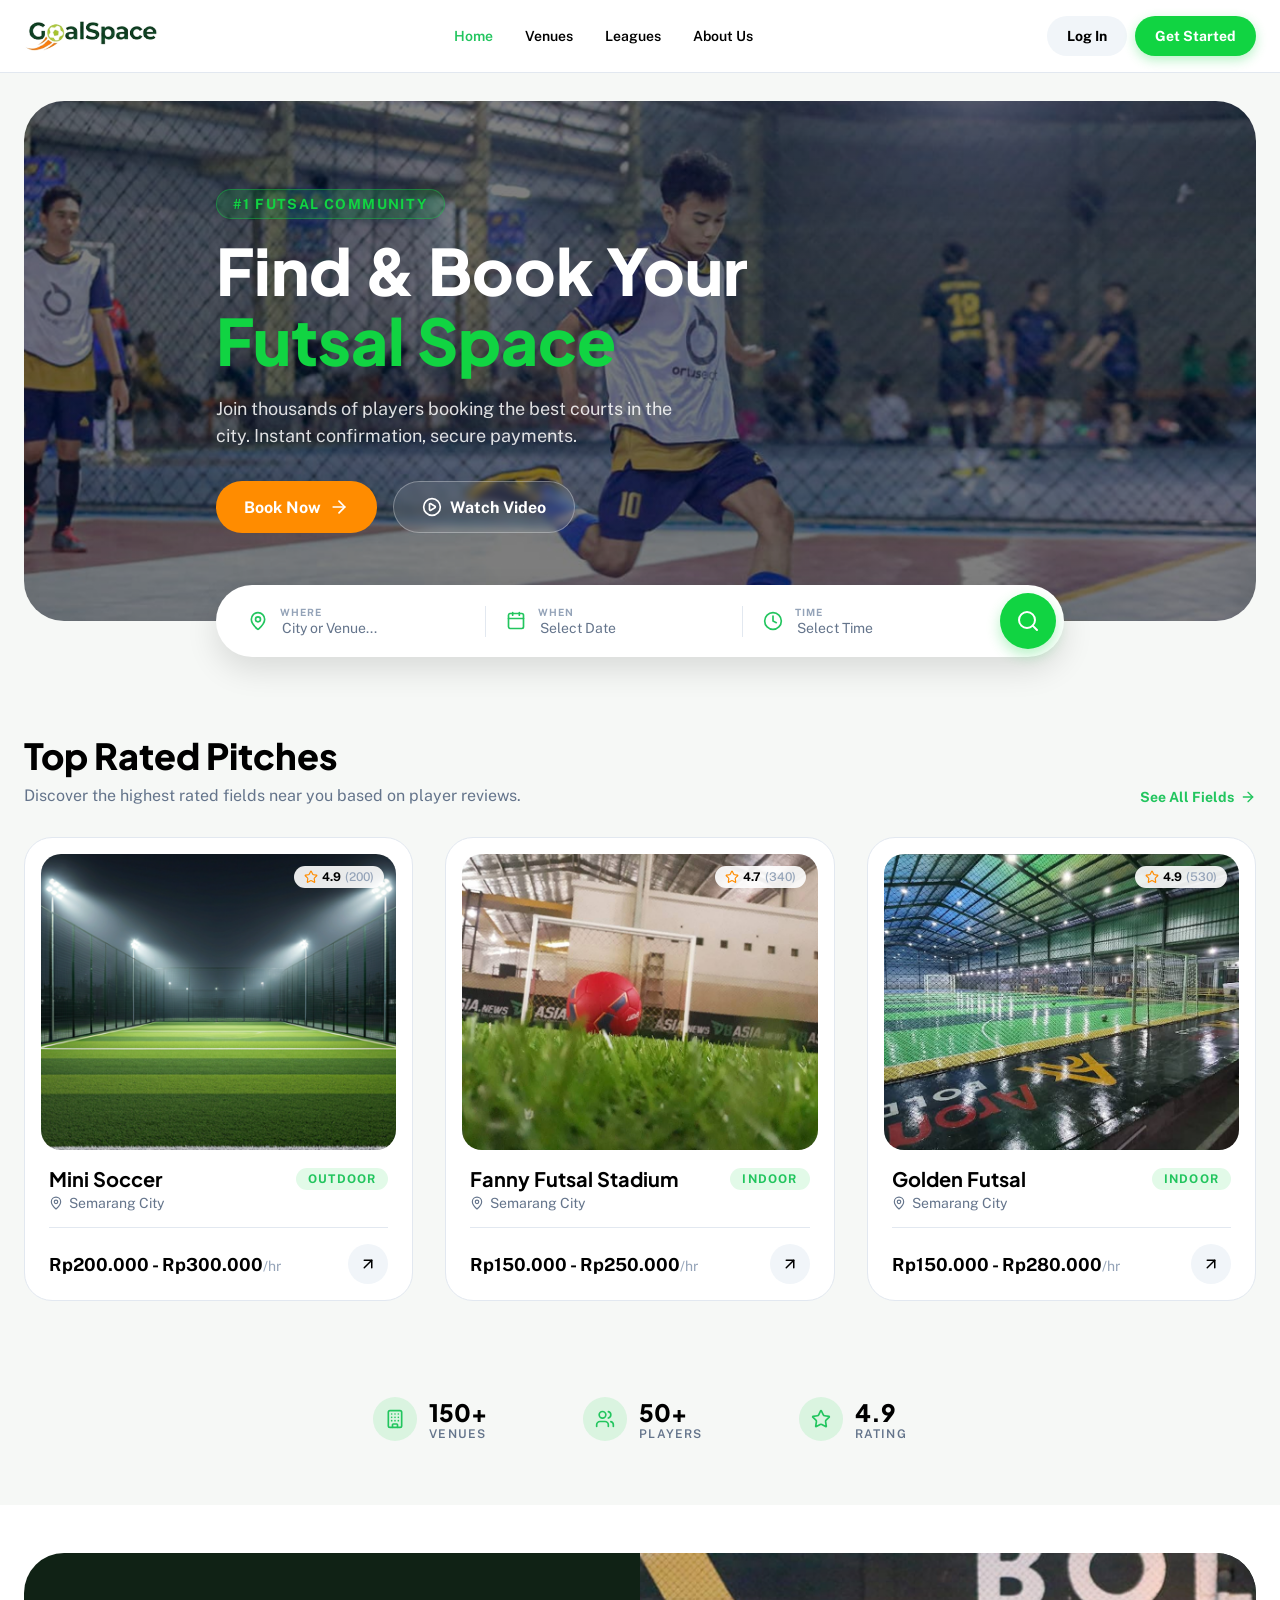
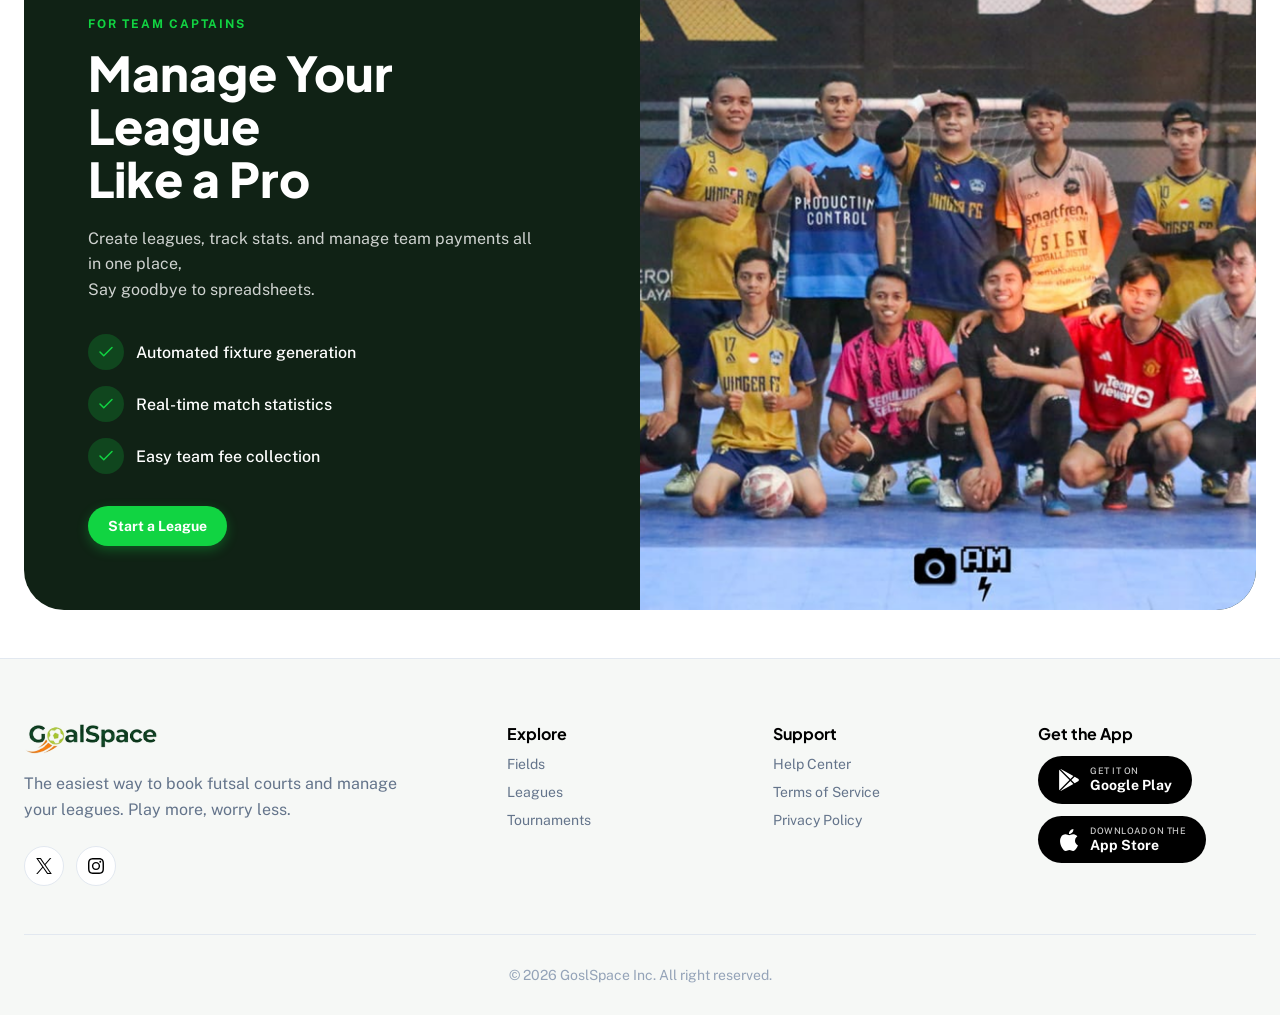
<file: index.html>
<!DOCTYPE html>
<html lang="en">
<head>
    <meta charset="UTF-8">
    <meta name="viewport" content="width=device-width, initial-scale=1.0">
    <title>GoalSpace - Find & Book Your Futsal Space</title>

    <link rel="preconnect" href="https://fonts.googleapis.com">
    <link rel="preconnect" href="https://fonts.gstatic.com" crossorigin>
    <link href="https://fonts.googleapis.com/css2?family=Plus+Jakarta+Sans:wght@600;700;800&family=Public+Sans:wght@400;500;600;700&display=swap" rel="stylesheet">

    <link rel="stylesheet" href="CSS/base.css">
    <link rel="stylesheet" href="CSS/home.css">
</head>
<body>

    <header class="site-header">
        <div class="container header-inner">
            <a href="index.html" class="header-logo">
                <img src="assets/logo-header.png" alt="GoalSpace">
            </a>

            <button type="button" class="menu-toggle" aria-label="Open Menu" aria-expanded="false" aria-controls="header-menu">
                <svg class="icon-menu" xmlns="http://www.w3.org/2000/svg" viewBox="0 0 24 24" fill="none" stroke="currentColor" stroke-width="2" stroke-linecap="round" stroke-linejoin="round">
                    <path d="M4 5h16"/>
                    <path d="M4 12h16"/>
                    <path d="M4 19h16"/>
                </svg>
                <svg class="icon-close" xmlns="http://www.w3.org/2000/svg" viewBox="0 0 24 24" fill="none" stroke="currentColor" stroke-width="2" stroke-linecap="round" stroke-linejoin="round">
                    <path d="M18 6 6 18"/>
                    <path d="m6 6 12 12"/>
                </svg>
            </button>

            <div class="header-menu" id="header-menu">
                <nav class="main-nav">
                    <a href="index.html" class="active">Home</a>
                    <a href="#">Venues</a>
                    <a href="#">Leagues</a>
                    <a href="#">About Us</a>
                </nav>

                <div class="header-actions">
                    <a href="login.html" class="btn-pill btn-pill--ghost">Log In</a>
                    <a href="signup.html" class="btn-pill btn-pill--primary">Get Started</a>
                </div>
            </div>

        </div>
    </header>

    <main>
        <section class="hero">
            <div class="container">

                <div class="hero-card">
                    <div class="hero-content">
                        <span class="hero-badge">#1 Futsal Community</span>
                        <h1>Find & Book Your <span class="text-green">Futsal Space</span></h1>
                        <p>Join thousands of players booking the best courts in the city. Instant confirmation, secure payments.</p>

                        <div class="hero-actions">
                            <a href="#" class="btn-hero btn-hero--accent">
                                Book Now
                                <svg xmlns="http://www.w3.org/2000/svg" viewBox="0 0 24 24" fill="none" stroke="currentColor" stroke-width="2" stroke-linecap="round" stroke-linejoin="round">
                                    <path d="M5 12h14"/>
                                    <path d="m12 5 7 7-7 7"/>
                                </svg>
                            </a>
                            <a href="#" class="btn-hero btn-hero--glass">
                                <svg xmlns="http://www.w3.org/2000/svg" viewBox="0 0 24 24" fill="none" stroke="currentColor" stroke-width="2" stroke-linecap="round" stroke-linejoin="round">
                                    <path d="M9 9.003a1 1 0 0 1 1.517-.859l4.997 2.997a1 1 0 0 1 0 1.718l-4.997 2.997A1 1 0 0 1 9 14.996z"/>
                                    <circle cx="12" cy="12" r="10"/>
                                </svg>
                                Watch Video
                            </a>
                        </div>
                    </div>

                    <div class="search-bar" role="search">
                        <div class="search-field">
                            <svg xmlns="http://www.w3.org/2000/svg" viewBox="0 0 24 24" fill="none" stroke="currentColor" stroke-width="2" stroke-linecap="round" stroke-linejoin="round">
                                <path d="M20 10c0 4.993-5.539 10.193-7.399 11.799a1 1 0 0 1-1.202 0C9.539 20.193 4 14.993 4 10a8 8 0 0 1 16 0"/>
                                <circle cx="12" cy="10" r="3"/>
                            </svg>
                            <div>
                                <label for="where">Where</label>
                                <input type="text" id="where" placeholder="City or Venue...">
                            </div>
                        </div>

                        <div class="search-field">
                            <svg xmlns="http://www.w3.org/2000/svg" viewBox="0 0 24 24" fill="none" stroke="currentColor" stroke-width="2" stroke-linecap="round" stroke-linejoin="round">
                                <path d="M8 2v3"/>
                                <path d="M16 2v3"/>
                                <rect x="3" y="3" width="18" height="18" rx="2"/>
                                <path d="M3 9h18"/>
                            </svg>
                            <div>
                                <label for="date">When</label>
                                <input type="text" id="date" placeholder="Select Date">
                            </div>
                        </div>

                        <div class="search-field">
                            <svg xmlns="http://www.w3.org/2000/svg" viewBox="0 0 24 24" fill="none" stroke="currentColor" stroke-width="2" stroke-linecap="round" stroke-linejoin="round">
                                <circle cx="12" cy="12" r="10"/>
                                <path d="M12 6v6l4 2"/>
                            </svg>
                            <div>
                                <label for="time">Time</label>
                                <input type="text" id="time" placeholder="Select Time">
                            </div>
                        </div>

                        <button type="button" class="search-button" aria-label="Search">
                            <svg xmlns="http://www.w3.org/2000/svg" viewBox="0 0 24 24" fill="none" stroke="currentColor" stroke-width="2" stroke-linecap="round" stroke-linejoin="round">
                                <path d="m21 21-4.34-4.34"/>
                                <circle cx="11" cy="11" r="8"/>
                            </svg>
                        </button>
                    </div>
                </div>
            </div>
        </section>

        <section class="venues">
            <div class="container">

                <div class="section-header">
                    <div>
                        <h2>Top Rated Pitches</h2>
                        <p>Discover the highest rated fields near you based on player reviews.</p>
                    </div>
                    <a href="#" class="link-arrow">
                        See All Fields
                        <svg xmlns="http://www.w3.org/2000/svg" viewBox="0 0 24 24" fill="none" stroke="currentColor" stroke-width="2" stroke-linecap="round" stroke-linejoin="round">
                            <path d="M5 12h14"/>
                            <path d="m12 5 7 7-7 7"/>
                        </svg>
                    </a>
                </div>

                <div class="venue-grid">

                    <article class="venue-card">
                        <div class="venue-media">
                            <img src="assets/venue-1.png" alt="Mini Soccer pitch">
                            <span class="rating-badge">
                                <svg xmlns="http://www.w3.org/2000/svg" viewBox="0 0 24 24" fill="none" stroke="currentColor" stroke-width="2" stroke-linecap="round" stroke-linejoin="round">
                                    <path d="M11.525 2.295a.53.53 0 0 1 .95 0l2.31 4.679a2.123 2.123 0 0 0 1.595 1.16l5.166.756a.53.53 0 0 1 .294.904l-3.736 3.638a2.123 2.123 0 0 0-.611 1.878l.882 5.14a.53.53 0 0 1-.771.56l-4.618-2.428a2.122 2.122 0 0 0-1.973 0L6.396 21.01a.53.53 0 0 1-.77-.56l.881-5.139a2.122 2.122 0 0 0-.611-1.879L2.16 9.795a.53.53 0 0 1 .294-.906l5.165-.755a2.122 2.122 0 0 0 1.597-1.16z"/>
                                </svg>
                                4.9 <span>(200)</span>
                            </span>
                        </div>

                        <div class="venue-info">
                            <div class="venue-title-row">
                                <h3>Mini Soccer</h3>
                                <span class="venue-tag">Outdoor</span>
                            </div>
                            <p class="venue-location">
                                <svg xmlns="http://www.w3.org/2000/svg" viewBox="0 0 24 24" fill="none" stroke="currentColor" stroke-width="2" stroke-linecap="round" stroke-linejoin="round">
                                    <path d="M20 10c0 4.993-5.539 10.193-7.399 11.799a1 1 0 0 1-1.202 0C9.539 20.193 4 14.993 4 10a8 8 0 0 1 16 0"/>
                                    <circle cx="12" cy="10" r="3"/>
                                </svg>
                                Semarang City
                            </p>
                        </div>

                        <div class="venue-footer">
                            <p class="venue-price">Rp200.000 - Rp300.000<span>/hr</span></p>
                            <a href="#" class="venue-arrow" aria-label="View Mini Soccer">
                                <svg xmlns="http://www.w3.org/2000/svg" viewBox="0 0 24 24" fill="none" stroke="currentColor" stroke-width="2" stroke-linecap="round" stroke-linejoin="round">
                                    <path d="M7 7h10v10"/>
                                    <path d="M7 17 17 7"/>
                                </svg>
                            </a>
                        </div>
                    </article>

                    <article class="venue-card">
                        <div class="venue-media">
                            <img src="assets/venue-2.png" alt="Mini Soccer pitch">
                            <span class="rating-badge">
                                <svg xmlns="http://www.w3.org/2000/svg" viewBox="0 0 24 24" fill="none" stroke="currentColor" stroke-width="2" stroke-linecap="round" stroke-linejoin="round">
                                    <path d="M11.525 2.295a.53.53 0 0 1 .95 0l2.31 4.679a2.123 2.123 0 0 0 1.595 1.16l5.166.756a.53.53 0 0 1 .294.904l-3.736 3.638a2.123 2.123 0 0 0-.611 1.878l.882 5.14a.53.53 0 0 1-.771.56l-4.618-2.428a2.122 2.122 0 0 0-1.973 0L6.396 21.01a.53.53 0 0 1-.77-.56l.881-5.139a2.122 2.122 0 0 0-.611-1.879L2.16 9.795a.53.53 0 0 1 .294-.906l5.165-.755a2.122 2.122 0 0 0 1.597-1.16z"/>
                                </svg>
                                4.7 <span>(340)</span>
                            </span>
                        </div>

                        <div class="venue-info">
                            <div class="venue-title-row">
                                <h3>Fanny Futsal Stadium</h3>
                                <span class="venue-tag">Indoor</span>
                            </div>
                            <p class="venue-location">
                                <svg xmlns="http://www.w3.org/2000/svg" viewBox="0 0 24 24" fill="none" stroke="currentColor" stroke-width="2" stroke-linecap="round" stroke-linejoin="round">
                                    <path d="M20 10c0 4.993-5.539 10.193-7.399 11.799a1 1 0 0 1-1.202 0C9.539 20.193 4 14.993 4 10a8 8 0 0 1 16 0"/>
                                    <circle cx="12" cy="10" r="3"/>
                                </svg>
                                Semarang City
                            </p>
                        </div>

                        <div class="venue-footer">
                            <p class="venue-price">Rp150.000 - Rp250.000<span>/hr</span></p>
                            <a href="#" class="venue-arrow" aria-label="View Mini Soccer">
                                <svg xmlns="http://www.w3.org/2000/svg" viewBox="0 0 24 24" fill="none" stroke="currentColor" stroke-width="2" stroke-linecap="round" stroke-linejoin="round">
                                    <path d="M7 7h10v10"/>
                                    <path d="M7 17 17 7"/>
                                </svg>
                            </a>
                        </div>
                    </article>

                    <article class="venue-card">
                        <div class="venue-media">
                            <img src="assets/venue-3.png" alt="Mini Soccer pitch">
                            <span class="rating-badge">
                                <svg xmlns="http://www.w3.org/2000/svg" viewBox="0 0 24 24" fill="none" stroke="currentColor" stroke-width="2" stroke-linecap="round" stroke-linejoin="round">
                                    <path d="M11.525 2.295a.53.53 0 0 1 .95 0l2.31 4.679a2.123 2.123 0 0 0 1.595 1.16l5.166.756a.53.53 0 0 1 .294.904l-3.736 3.638a2.123 2.123 0 0 0-.611 1.878l.882 5.14a.53.53 0 0 1-.771.56l-4.618-2.428a2.122 2.122 0 0 0-1.973 0L6.396 21.01a.53.53 0 0 1-.77-.56l.881-5.139a2.122 2.122 0 0 0-.611-1.879L2.16 9.795a.53.53 0 0 1 .294-.906l5.165-.755a2.122 2.122 0 0 0 1.597-1.16z"/>
                                </svg>
                                4.9 <span>(530)</span>
                            </span>
                        </div>

                        <div class="venue-info">
                            <div class="venue-title-row">
                                <h3>Golden Futsal</h3>
                                <span class="venue-tag">Indoor</span>
                            </div>
                            <p class="venue-location">
                                <svg xmlns="http://www.w3.org/2000/svg" viewBox="0 0 24 24" fill="none" stroke="currentColor" stroke-width="2" stroke-linecap="round" stroke-linejoin="round">
                                    <path d="M20 10c0 4.993-5.539 10.193-7.399 11.799a1 1 0 0 1-1.202 0C9.539 20.193 4 14.993 4 10a8 8 0 0 1 16 0"/>
                                    <circle cx="12" cy="10" r="3"/>
                                </svg>
                                Semarang City
                            </p>
                        </div>

                        <div class="venue-footer">
                            <p class="venue-price">Rp150.000 - Rp280.000<span>/hr</span></p>
                            <a href="#" class="venue-arrow" aria-label="View Mini Soccer">
                                <svg xmlns="http://www.w3.org/2000/svg" viewBox="0 0 24 24" fill="none" stroke="currentColor" stroke-width="2" stroke-linecap="round" stroke-linejoin="round">
                                    <path d="M7 7h10v10"/>
                                    <path d="M7 17 17 7"/>
                                </svg>
                            </a>
                        </div>
                    </article>
                </div>
            </div>
        </section>

        <section class="stats">
            <div class="container">
                <ul class="stats-list">
                    <li class="stat">
                        <span class="stat-icon">
                            <svg xmlns="http://www.w3.org/2000/svg" viewBox="0 0 24 24" fill="none" stroke="currentColor" stroke-width="2" stroke-linecap="round" stroke-linejoin="round">
                                <path d="M12 10h.01"/>
                                <path d="M12 14h.01"/>
                                <path d="M12 6h.01"/>
                                <path d="M16 10h.01"/>
                                <path d="M16 14h.01"/>
                                <path d="M16 6h.01"/>
                                <path d="M8 10h.01"/>
                                <path d="M8 14h.01"/>
                                <path d="M8 6h.01"/>
                                <path d="M9 22v-3a1 1 0 0 1 1-1h4a1 1 0 0 1 1 1v3"/>
                                <rect x="4" y="2" width="16" height="20" rx="2"/>
                            </svg>
                        </span>
                        <div>
                            <strong class="stat-value">150+</strong>
                            <span class="stat-label">Venues</span>
                        </div>
                    </li>
                    
                    <li class="stat">
                        <span class="stat-icon">
                            <svg xmlns="http://www.w3.org/2000/svg" viewBox="0 0 24 24" fill="none" stroke="currentColor" stroke-width="2" stroke-linecap="round" stroke-linejoin="round">
                                <path d="M16 21v-2a4 4 0 0 0-4-4H6a4 4 0 0 0-4 4v2"/>
                                <path d="M16 3.128a4 4 0 0 1 0 7.744"/>
                                <path d="M22 21v-2a4 4 0 0 0-3-3.87"/>
                                <circle cx="9" cy="7" r="4"/>
                            </svg>
                        </span>
                        <div>
                            <strong class="stat-value">50+</strong>
                            <span class="stat-label">Players</span>
                        </div>
                    </li>

                    <li class="stat">
                        <span class="stat-icon">
                            <svg xmlns="http://www.w3.org/2000/svg" viewBox="0 0 24 24" fill="none" stroke="currentColor" stroke-width="2" stroke-linecap="round" stroke-linejoin="round">
                                <path d="M11.525 2.295a.53.53 0 0 1 .95 0l2.31 4.679a2.123 2.123 0 0 0 1.595 1.16l5.166.756a.53.53 0 0 1 .294.904l-3.736 3.638a2.123 2.123 0 0 0-.611 1.878l.882 5.14a.53.53 0 0 1-.771.56l-4.618-2.428a2.122 2.122 0 0 0-1.973 0L6.396 21.01a.53.53 0 0 1-.77-.56l.881-5.139a2.122 2.122 0 0 0-.611-1.879L2.16 9.795a.53.53 0 0 1 .294-.906l5.165-.755a2.122 2.122 0 0 0 1.597-1.16z"/>
                            </svg>
                        </span>
                        <div>
                            <strong class="stat-value">4.9</strong>
                            <span class="stat-label">Rating</span>
                        </div>
                    </li>
                </ul>
            </div>
        </section>

        <section class="captains">
            <div class="container">
                <div class="captains-card">

                    <div class="captains-content">
                        <span class="eyebrow">For Team Captains</span>
                        <h2>Manage Your<br>League<br>Like a Pro</h2>
                        <p>Create leagues, track stats. and manage team payments all in one place,<br>Say goodbye to spreadsheets.</p>

                        <ul class="check-list">
                            <li>
                                <span class="check-icon">
                                    <svg xmlns="http://www.w3.org/2000/svg" viewBox="0 0 24 24" fill="none" stroke="currentColor" stroke-width="2" stroke-linecap="round" stroke-linejoin="round">
                                        <path d="M20 6 9 17l-5-5"/>
                                    </svg>
                                </span>
                                Automated fixture generation
                            </li>
                            <li>
                                <span class="check-icon">
                                    <svg xmlns="http://www.w3.org/2000/svg" viewBox="0 0 24 24" fill="none" stroke="currentColor" stroke-width="2" stroke-linecap="round" stroke-linejoin="round">
                                        <path d="M20 6 9 17l-5-5"/>
                                    </svg>
                                </span>
                                Real-time match statistics
                            </li>
                            <li>
                                <span class="check-icon">
                                    <svg xmlns="http://www.w3.org/2000/svg" viewBox="0 0 24 24" fill="none" stroke="currentColor" stroke-width="2" stroke-linecap="round" stroke-linejoin="round">
                                        <path d="M20 6 9 17l-5-5"/>
                                    </svg>
                                </span>
                                Easy team fee collection
                            </li>
                        </ul>

                        <a href="#" class="btn-pill btn-pill--primary">Start a League</a>
                    </div>

                    <div class="captains-media">
                        <img src="assets/captains.png" alt="A futsal team posing together after match">
                    </div>
                </div>
            </div>
        </section>

    </main>

    <footer class="site-footer">
        <div class="container">

            <div class="footer-grid">

                <div class="footer-brand">
                    <a href="index.html">
                        <img src="assets/logo-header.png" alt="GoalSpace">
                    </a>
                    <p>The easiest way to book futsal courts and manage your leagues. Play more, worry less.</p>

                    <div class="footer-social">
                        <a href="#" aria-label="X">
                            <svg xmlns="http://www.w3.org/2000/svg" viewBox="0 0 24 24">
                                <path d="M14.234 10.162 22.977 0h-2.072l-7.591 8.824L7.251 0H.258l9.168 13.343L.258 24H2.33l8.016-9.318L16.749 24h6.993zm-2.837 3.299-.929-1.329L3.076 1.56h3.182l5.965 8.532.929 1.329 7.754 11.09h-3.182z"/>
                            </svg>
                        </a>
                        <a href="#" aria-label="Instagram">
                            <svg xmlns="http://www.w3.org/2000/svg" viewBox="0 0 24 24">
                                <path d="M7.0301.084c-1.2768.0602-2.1487.264-2.911.5634-.7888.3075-1.4575.72-2.1228 1.3877-.6652.6677-1.075 1.3368-1.3802 2.127-.2954.7638-.4956 1.6365-.552 2.914-.0564 1.2775-.0689 1.6882-.0626 4.947.0062 3.2586.0206 3.6671.0825 4.9473.061 1.2765.264 2.1482.5635 2.9107.308.7889.72 1.4573 1.388 2.1228.6679.6655 1.3365 1.0743 2.1285 1.38.7632.295 1.6361.4961 2.9134.552 1.2773.056 1.6884.069 4.9462.0627 3.2578-.0062 3.668-.0207 4.9478-.0814 1.28-.0607 2.147-.2652 2.9098-.5633.7889-.3086 1.4578-.72 2.1228-1.3881.665-.6682 1.0745-1.3378 1.3795-2.1284.2957-.7632.4966-1.636.552-2.9124.056-1.2809.0692-1.6898.063-4.948-.0063-3.2583-.021-3.6668-.0817-4.9465-.0607-1.2797-.264-2.1487-.5633-2.9117-.3084-.7889-.72-1.4568-1.3876-2.1228C21.2982 1.33 20.628.9208 19.8378.6165 19.074.321 18.2017.1197 16.9244.0645 15.6471.0093 15.236-.005 11.977.0014 8.718.0076 8.31.0215 7.0301.0839m.1402 21.6932c-1.17-.0509-1.8053-.2453-2.2287-.408-.5606-.216-.96-.4771-1.3819-.895-.422-.4178-.6811-.8186-.9-1.378-.1644-.4234-.3624-1.058-.4171-2.228-.0595-1.2645-.072-1.6442-.079-4.848-.007-3.2037.0053-3.583.0607-4.848.05-1.169.2456-1.805.408-2.2282.216-.5613.4762-.96.895-1.3816.4188-.4217.8184-.6814 1.3783-.9003.423-.1651 1.0575-.3614 2.227-.4171 1.2655-.06 1.6447-.072 4.848-.079 3.2033-.007 3.5835.005 4.8495.0608 1.169.0508 1.8053.2445 2.228.408.5608.216.96.4754 1.3816.895.4217.4194.6816.8176.9005 1.3787.1653.4217.3617 1.056.4169 2.2263.0602 1.2655.0739 1.645.0796 4.848.0058 3.203-.0055 3.5834-.061 4.848-.051 1.17-.245 1.8055-.408 2.2294-.216.5604-.4763.96-.8954 1.3814-.419.4215-.8181.6811-1.3783.9-.4224.1649-1.0577.3617-2.2262.4174-1.2656.0595-1.6448.072-4.8493.079-3.2045.007-3.5825-.006-4.848-.0608M16.953 5.5864A1.44 1.44 0 1 0 18.39 4.144a1.44 1.44 0 0 0-1.437 1.4424M5.8385 12.012c.0067 3.4032 2.7706 6.1557 6.173 6.1493 3.4026-.0065 6.157-2.7701 6.1506-6.1733-.0065-3.4032-2.771-6.1565-6.174-6.1498-3.403.0067-6.156 2.771-6.1496 6.1738M8 12.0077a4 4 0 1 1 4.008 3.9921A3.9996 3.9996 0 0 1 8 12.0077"/>
                            </svg>
                        </a>
                    </div>
                </div>

                <nav class="footer-col" aria-label="Explore">
                    <h3>Explore</h3>
                    <a href="#">Fields</a>
                    <a href="#">Leagues</a>
                    <a href="#">Tournaments</a>
                </nav>

                <nav class="footer-col" aria-label="Support">
                    <h3>Support</h3>
                    <a href="#">Help Center</a>
                    <a href="#">Terms of Service</a>
                    <a href="#">Privacy Policy</a>
                </nav>

                <div class="footer-col footer-app">
                    <h3>Get the App</h3>
                    <a href="#" class="store-badge">
                        <svg xmlns="http://www.w3.org/2000/svg" viewBox="0 0 24 24">
                            <path d="M22.018 13.298l-3.919 2.218-3.515-3.493 3.543-3.521 3.891 2.202a1.49 1.49 0 0 1 0 2.594zM1.337.924a1.486 1.486 0 0 0-.112.568v21.017c0 .217.045.419.124.6l11.155-11.087L1.337.924zm12.207 10.065l3.258-3.238L3.45.195a1.466 1.466 0 0 0-.946-.179l11.04 10.973zm0 2.067l-11 10.933c.298.036.612-.016.906-.183l13.324-7.54-3.23-3.21z"/>
                        </svg>
                        <span><small>Get it on</small>Google Play</span>
                    </a>
                    <a href="#" class="store-badge">
                        <svg xmlns="http://www.w3.org/2000/svg" viewBox="0 0 24 24">
                            <path d="M12.152 6.896c-.948 0-2.415-1.078-3.96-1.04-2.04.027-3.91 1.183-4.961 3.014-2.117 3.675-.546 9.103 1.519 12.09 1.013 1.454 2.208 3.09 3.792 3.039 1.52-.065 2.09-.987 3.935-.987 1.831 0 2.35.987 3.96.948 1.637-.026 2.676-1.48 3.676-2.948 1.156-1.688 1.636-3.325 1.662-3.415-.039-.013-3.182-1.221-3.22-4.857-.026-3.04 2.48-4.494 2.597-4.559-1.429-2.09-3.623-2.324-4.39-2.376-2-.156-3.675 1.09-4.61 1.09zM15.53 3.83c.843-1.012 1.4-2.427 1.245-3.83-1.207.052-2.662.805-3.532 1.818-.78.896-1.454 2.338-1.273 3.714 1.338.104 2.715-.688 3.559-1.701"/>
                        </svg>
                        <span><small>Download on the</small>App Store</span>
                    </a>
                </div>

            </div>

            <p class="footer-copy">&copy; 2026 GoslSpace Inc. All right reserved.</p>
        </div>
    </footer>
    
    <script src="JS/home.js"></script>
</body>
</html>
</file>
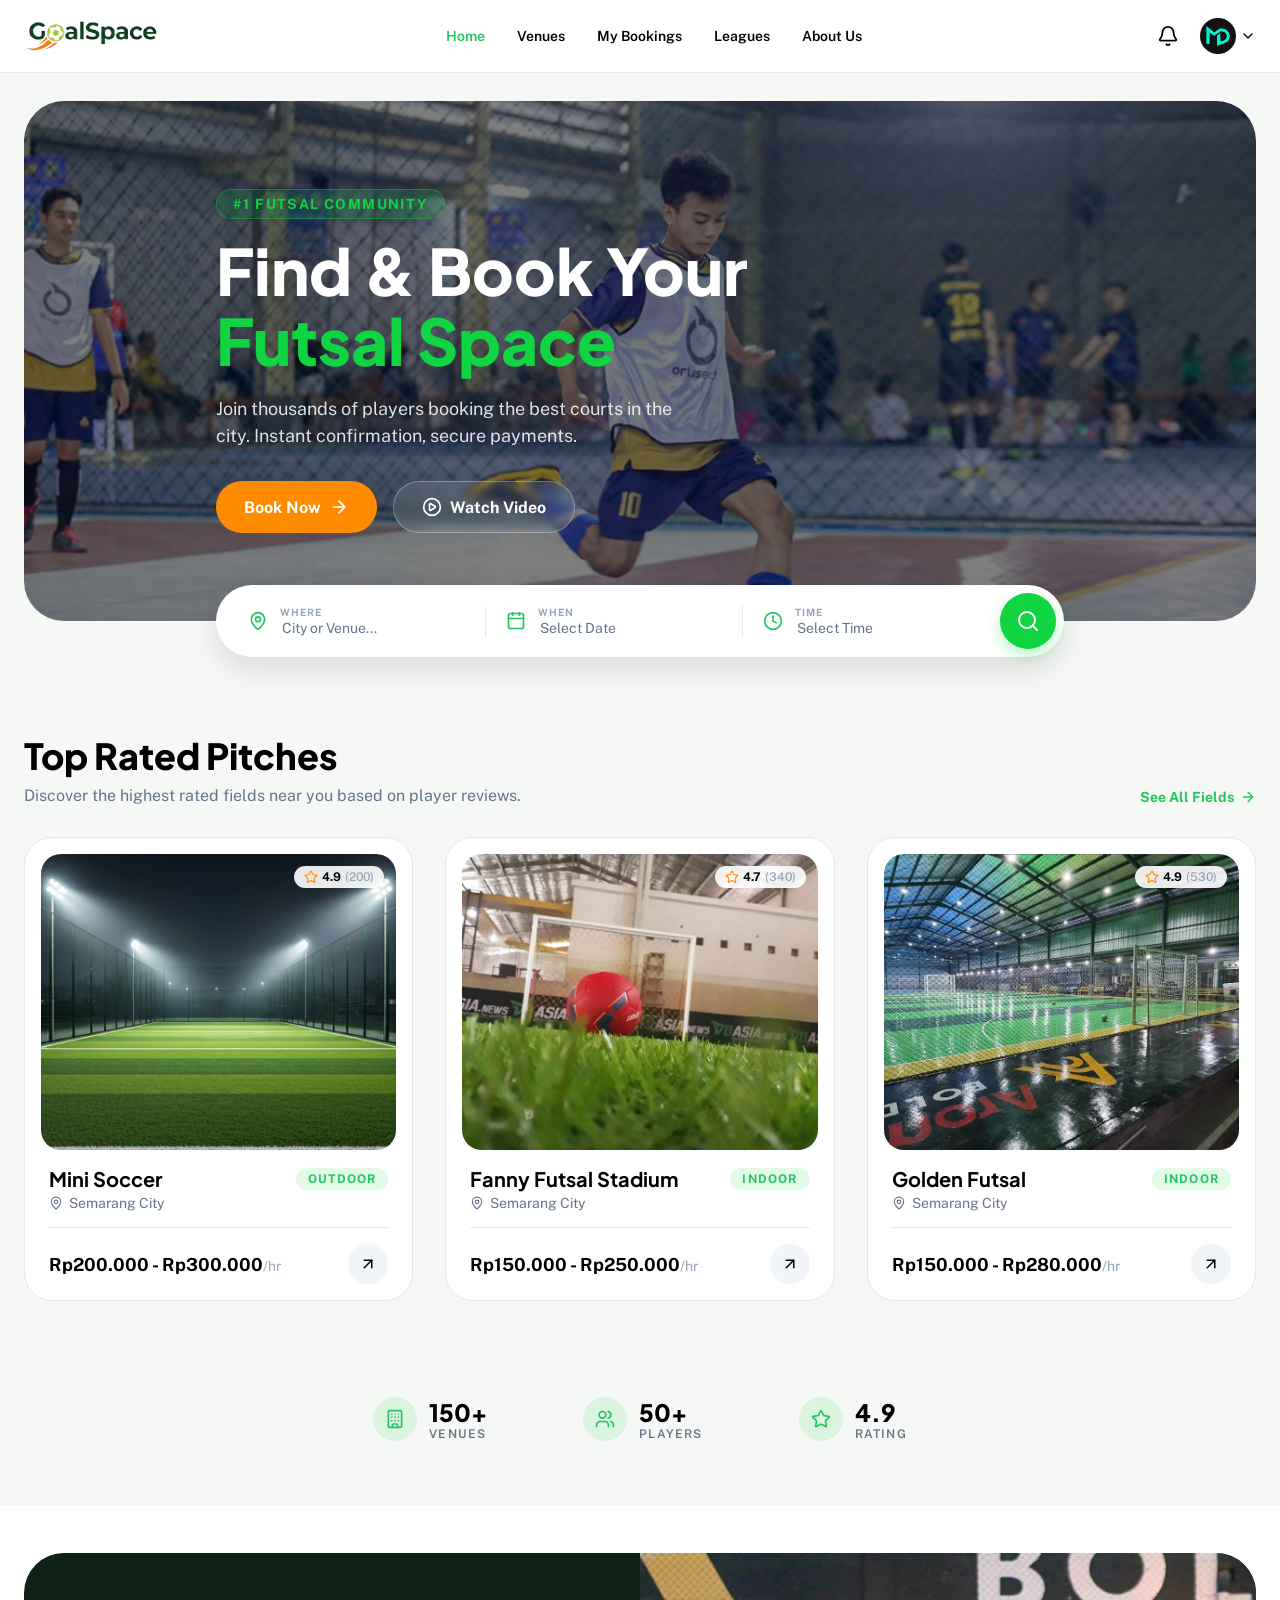
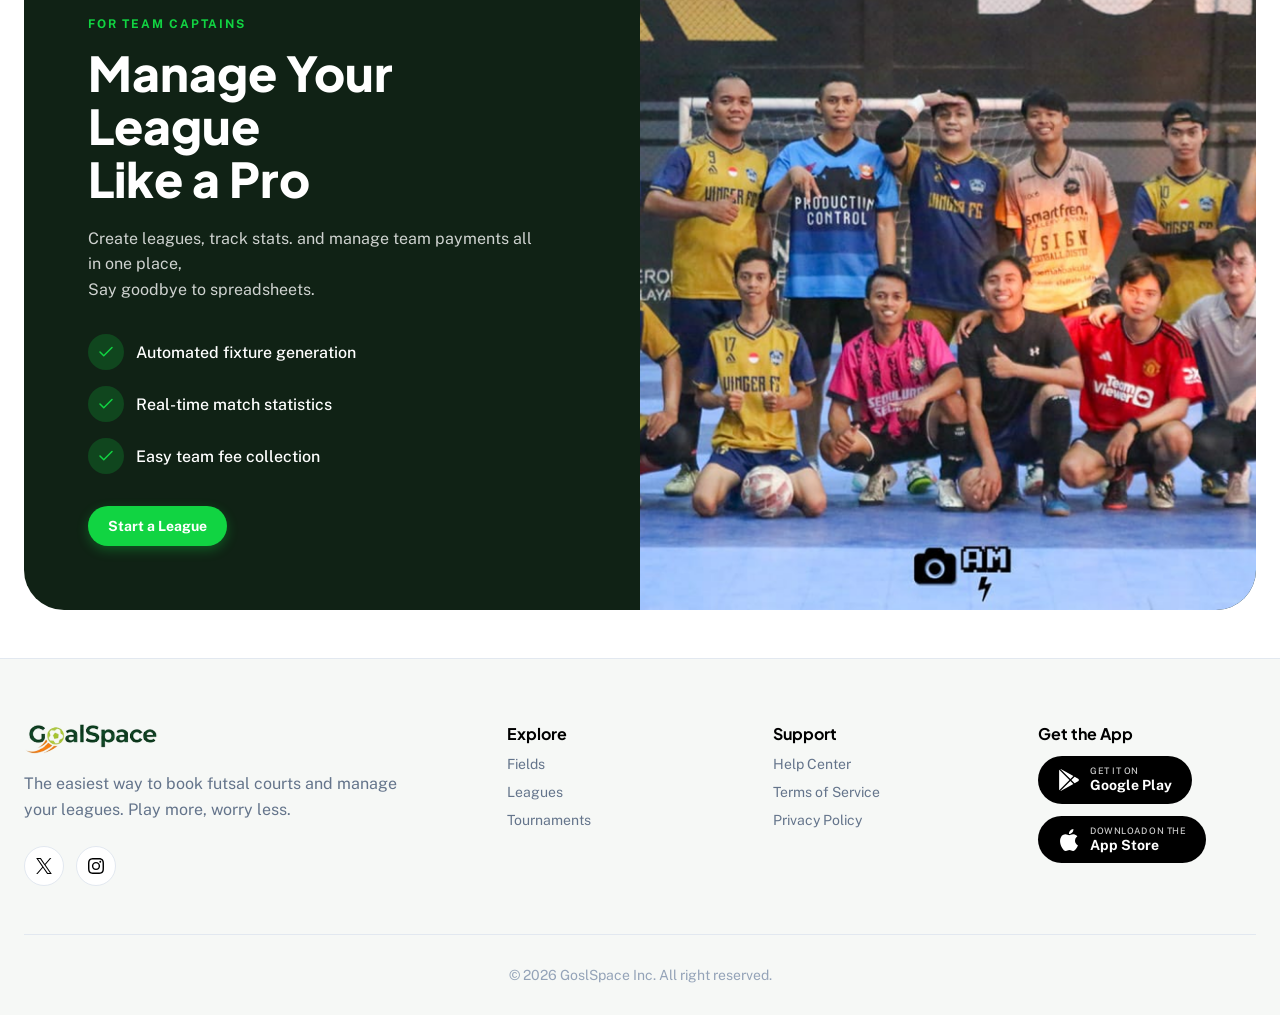
<file: home.html>
<!DOCTYPE html>
<html lang="en">
<head>
    <meta charset="UTF-8">
    <meta name="viewport" content="width=device-width, initial-scale=1.0">
    <title>GoalSpace - Home</title>

    <link rel="preconnect" href="https://fonts.googleapis.com">
    <link rel="preconnect" href="https://fonts.gstatic.com" crossorigin>
    <link href="https://fonts.googleapis.com/css2?family=Plus+Jakarta+Sans:wght@600;700;800&family=Public+Sans:wght@400;500;600;700&display=swap" rel="stylesheet">

    <link rel="stylesheet" href="CSS/base.css">
    <link rel="stylesheet" href="CSS/home.css">
</head>
<body>

    <header class="site-header">
        <div class="container header-inner">
            <a href="home.html" class="header-logo">
                <img src="assets/logo-header.png" alt="GoalSpace">
            </a>

            <button type="button" class="menu-toggle" aria-label="Open Menu" aria-expanded="false" aria-controls="header-menu">
                <svg class="icon-menu" xmlns="http://www.w3.org/2000/svg" viewBox="0 0 24 24" fill="none" stroke="currentColor" stroke-width="2" stroke-linecap="round" stroke-linejoin="round">
                    <path d="M4 5h16"/>
                    <path d="M4 12h16"/>
                    <path d="M4 19h16"/>
                </svg>
                <svg class="icon-close" xmlns="http://www.w3.org/2000/svg" viewBox="0 0 24 24" fill="none" stroke="currentColor" stroke-width="2" stroke-linecap="round" stroke-linejoin="round">
                    <path d="M18 6 6 18"/>
                    <path d="m6 6 12 12"/>
                </svg>
            </button>

            <div class="header-menu" id="header-menu">
                <nav class="main-nav">
                    <a href="home.html" class="active">Home</a>
                    <a href="#">Venues</a>
                    <a href="#">My Bookings</a>
                    <a href="#">Leagues</a>
                    <a href="#">About Us</a>
                </nav>

                <div class="header-user">
                    <button type="button" class="icon-button" aria-label="Notifications">
                        <svg xmlns="http://www.w3.org/2000/svg" viewBox="0 0 24 24" fill="none" stroke="currentColor" stroke-width="2" stroke-linecap="round" stroke-linejoin="round">
                            <path d="M10.268 21a2 2 0 0 0 3.464 0"/>
                            <path d="M3.262 15.326A1 1 0 0 0 4 17h16a1 1 0 0 0 .74-1.673C19.41 13.956 18 12.499 18 8A6 6 0 0 0 6 8c0 4.499-1.411 5.956-2.738 7.326"/>
                        </svg>
                    </button>

                    <button type="button" class="user-menu" aria-label="Account Menu">
                        <img src="assets/avatar.png" alt="avatar" class="avatar">
                        <svg xmlns="http://www.w3.org/2000/svg" viewBox="0 0 24 24" fill="none" stroke="currentColor" stroke-width="2" stroke-linecap="round" stroke-linejoin="round">
                            <path d="m6 9 6 6 6-6"/>
                        </svg>
                    </button>
                </div>
            </div>

        </div>
    </header>

    <main>
        <section class="hero">
            <div class="container">

                <div class="hero-card">
                    <div class="hero-content">
                        <span class="hero-badge">#1 Futsal Community</span>
                        <h1>Find & Book Your <span class="text-green">Futsal Space</span></h1>
                        <p>Join thousands of players booking the best courts in the city. Instant confirmation, secure payments.</p>

                        <div class="hero-actions">
                            <a href="#" class="btn-hero btn-hero--accent">
                                Book Now
                                <svg xmlns="http://www.w3.org/2000/svg" viewBox="0 0 24 24" fill="none" stroke="currentColor" stroke-width="2" stroke-linecap="round" stroke-linejoin="round">
                                    <path d="M5 12h14"/>
                                    <path d="m12 5 7 7-7 7"/>
                                </svg>
                            </a>
                            <a href="#" class="btn-hero btn-hero--glass">
                                <svg xmlns="http://www.w3.org/2000/svg" viewBox="0 0 24 24" fill="none" stroke="currentColor" stroke-width="2" stroke-linecap="round" stroke-linejoin="round">
                                    <path d="M9 9.003a1 1 0 0 1 1.517-.859l4.997 2.997a1 1 0 0 1 0 1.718l-4.997 2.997A1 1 0 0 1 9 14.996z"/>
                                    <circle cx="12" cy="12" r="10"/>
                                </svg>
                                Watch Video
                            </a>
                        </div>
                    </div>

                    <div class="search-bar" role="search">
                        <div class="search-field">
                            <svg xmlns="http://www.w3.org/2000/svg" viewBox="0 0 24 24" fill="none" stroke="currentColor" stroke-width="2" stroke-linecap="round" stroke-linejoin="round">
                                <path d="M20 10c0 4.993-5.539 10.193-7.399 11.799a1 1 0 0 1-1.202 0C9.539 20.193 4 14.993 4 10a8 8 0 0 1 16 0"/>
                                <circle cx="12" cy="10" r="3"/>
                            </svg>
                            <div>
                                <label for="where">Where</label>
                                <input type="text" id="where" placeholder="City or Venue...">
                            </div>
                        </div>

                        <div class="search-field">
                            <svg xmlns="http://www.w3.org/2000/svg" viewBox="0 0 24 24" fill="none" stroke="currentColor" stroke-width="2" stroke-linecap="round" stroke-linejoin="round">
                                <path d="M8 2v3"/>
                                <path d="M16 2v3"/>
                                <rect x="3" y="3" width="18" height="18" rx="2"/>
                                <path d="M3 9h18"/>
                            </svg>
                            <div>
                                <label for="date">When</label>
                                <input type="text" id="date" placeholder="Select Date">
                            </div>
                        </div>

                        <div class="search-field">
                            <svg xmlns="http://www.w3.org/2000/svg" viewBox="0 0 24 24" fill="none" stroke="currentColor" stroke-width="2" stroke-linecap="round" stroke-linejoin="round">
                                <circle cx="12" cy="12" r="10"/>
                                <path d="M12 6v6l4 2"/>
                            </svg>
                            <div>
                                <label for="time">Time</label>
                                <input type="text" id="time" placeholder="Select Time">
                            </div>
                        </div>

                        <button type="button" class="search-button" aria-label="Search">
                            <svg xmlns="http://www.w3.org/2000/svg" viewBox="0 0 24 24" fill="none" stroke="currentColor" stroke-width="2" stroke-linecap="round" stroke-linejoin="round">
                                <path d="m21 21-4.34-4.34"/>
                                <circle cx="11" cy="11" r="8"/>
                            </svg>
                        </button>
                    </div>
                </div>
            </div>
        </section>

        <section class="venues">
            <div class="container">

                <div class="section-header">
                    <div>
                        <h2>Top Rated Pitches</h2>
                        <p>Discover the highest rated fields near you based on player reviews.</p>
                    </div>
                    <a href="#" class="link-arrow">
                        See All Fields
                        <svg xmlns="http://www.w3.org/2000/svg" viewBox="0 0 24 24" fill="none" stroke="currentColor" stroke-width="2" stroke-linecap="round" stroke-linejoin="round">
                            <path d="M5 12h14"/>
                            <path d="m12 5 7 7-7 7"/>
                        </svg>
                    </a>
                </div>

                <div class="venue-grid">

                    <article class="venue-card">
                        <div class="venue-media">
                            <img src="assets/venue-1.png" alt="Mini Soccer pitch">
                            <span class="rating-badge">
                                <svg xmlns="http://www.w3.org/2000/svg" viewBox="0 0 24 24" fill="none" stroke="currentColor" stroke-width="2" stroke-linecap="round" stroke-linejoin="round">
                                    <path d="M11.525 2.295a.53.53 0 0 1 .95 0l2.31 4.679a2.123 2.123 0 0 0 1.595 1.16l5.166.756a.53.53 0 0 1 .294.904l-3.736 3.638a2.123 2.123 0 0 0-.611 1.878l.882 5.14a.53.53 0 0 1-.771.56l-4.618-2.428a2.122 2.122 0 0 0-1.973 0L6.396 21.01a.53.53 0 0 1-.77-.56l.881-5.139a2.122 2.122 0 0 0-.611-1.879L2.16 9.795a.53.53 0 0 1 .294-.906l5.165-.755a2.122 2.122 0 0 0 1.597-1.16z"/>
                                </svg>
                                4.9 <span>(200)</span>
                            </span>
                        </div>

                        <div class="venue-info">
                            <div class="venue-title-row">
                                <h3>Mini Soccer</h3>
                                <span class="venue-tag">Outdoor</span>
                            </div>
                            <p class="venue-location">
                                <svg xmlns="http://www.w3.org/2000/svg" viewBox="0 0 24 24" fill="none" stroke="currentColor" stroke-width="2" stroke-linecap="round" stroke-linejoin="round">
                                    <path d="M20 10c0 4.993-5.539 10.193-7.399 11.799a1 1 0 0 1-1.202 0C9.539 20.193 4 14.993 4 10a8 8 0 0 1 16 0"/>
                                    <circle cx="12" cy="10" r="3"/>
                                </svg>
                                Semarang City
                            </p>
                        </div>

                        <div class="venue-footer">
                            <p class="venue-price">Rp200.000 - Rp300.000<span>/hr</span></p>
                            <a href="#" class="venue-arrow" aria-label="View Mini Soccer">
                                <svg xmlns="http://www.w3.org/2000/svg" viewBox="0 0 24 24" fill="none" stroke="currentColor" stroke-width="2" stroke-linecap="round" stroke-linejoin="round">
                                    <path d="M7 7h10v10"/>
                                    <path d="M7 17 17 7"/>
                                </svg>
                            </a>
                        </div>
                    </article>

                    <article class="venue-card">
                        <div class="venue-media">
                            <img src="assets/venue-2.png" alt="Mini Soccer pitch">
                            <span class="rating-badge">
                                <svg xmlns="http://www.w3.org/2000/svg" viewBox="0 0 24 24" fill="none" stroke="currentColor" stroke-width="2" stroke-linecap="round" stroke-linejoin="round">
                                    <path d="M11.525 2.295a.53.53 0 0 1 .95 0l2.31 4.679a2.123 2.123 0 0 0 1.595 1.16l5.166.756a.53.53 0 0 1 .294.904l-3.736 3.638a2.123 2.123 0 0 0-.611 1.878l.882 5.14a.53.53 0 0 1-.771.56l-4.618-2.428a2.122 2.122 0 0 0-1.973 0L6.396 21.01a.53.53 0 0 1-.77-.56l.881-5.139a2.122 2.122 0 0 0-.611-1.879L2.16 9.795a.53.53 0 0 1 .294-.906l5.165-.755a2.122 2.122 0 0 0 1.597-1.16z"/>
                                </svg>
                                4.7 <span>(340)</span>
                            </span>
                        </div>

                        <div class="venue-info">
                            <div class="venue-title-row">
                                <h3>Fanny Futsal Stadium</h3>
                                <span class="venue-tag">Indoor</span>
                            </div>
                            <p class="venue-location">
                                <svg xmlns="http://www.w3.org/2000/svg" viewBox="0 0 24 24" fill="none" stroke="currentColor" stroke-width="2" stroke-linecap="round" stroke-linejoin="round">
                                    <path d="M20 10c0 4.993-5.539 10.193-7.399 11.799a1 1 0 0 1-1.202 0C9.539 20.193 4 14.993 4 10a8 8 0 0 1 16 0"/>
                                    <circle cx="12" cy="10" r="3"/>
                                </svg>
                                Semarang City
                            </p>
                        </div>

                        <div class="venue-footer">
                            <p class="venue-price">Rp150.000 - Rp250.000<span>/hr</span></p>
                            <a href="#" class="venue-arrow" aria-label="View Mini Soccer">
                                <svg xmlns="http://www.w3.org/2000/svg" viewBox="0 0 24 24" fill="none" stroke="currentColor" stroke-width="2" stroke-linecap="round" stroke-linejoin="round">
                                    <path d="M7 7h10v10"/>
                                    <path d="M7 17 17 7"/>
                                </svg>
                            </a>
                        </div>
                    </article>

                    <article class="venue-card">
                        <div class="venue-media">
                            <img src="assets/venue-3.png" alt="Mini Soccer pitch">
                            <span class="rating-badge">
                                <svg xmlns="http://www.w3.org/2000/svg" viewBox="0 0 24 24" fill="none" stroke="currentColor" stroke-width="2" stroke-linecap="round" stroke-linejoin="round">
                                    <path d="M11.525 2.295a.53.53 0 0 1 .95 0l2.31 4.679a2.123 2.123 0 0 0 1.595 1.16l5.166.756a.53.53 0 0 1 .294.904l-3.736 3.638a2.123 2.123 0 0 0-.611 1.878l.882 5.14a.53.53 0 0 1-.771.56l-4.618-2.428a2.122 2.122 0 0 0-1.973 0L6.396 21.01a.53.53 0 0 1-.77-.56l.881-5.139a2.122 2.122 0 0 0-.611-1.879L2.16 9.795a.53.53 0 0 1 .294-.906l5.165-.755a2.122 2.122 0 0 0 1.597-1.16z"/>
                                </svg>
                                4.9 <span>(530)</span>
                            </span>
                        </div>

                        <div class="venue-info">
                            <div class="venue-title-row">
                                <h3>Golden Futsal</h3>
                                <span class="venue-tag">Indoor</span>
                            </div>
                            <p class="venue-location">
                                <svg xmlns="http://www.w3.org/2000/svg" viewBox="0 0 24 24" fill="none" stroke="currentColor" stroke-width="2" stroke-linecap="round" stroke-linejoin="round">
                                    <path d="M20 10c0 4.993-5.539 10.193-7.399 11.799a1 1 0 0 1-1.202 0C9.539 20.193 4 14.993 4 10a8 8 0 0 1 16 0"/>
                                    <circle cx="12" cy="10" r="3"/>
                                </svg>
                                Semarang City
                            </p>
                        </div>

                        <div class="venue-footer">
                            <p class="venue-price">Rp150.000 - Rp280.000<span>/hr</span></p>
                            <a href="#" class="venue-arrow" aria-label="View Mini Soccer">
                                <svg xmlns="http://www.w3.org/2000/svg" viewBox="0 0 24 24" fill="none" stroke="currentColor" stroke-width="2" stroke-linecap="round" stroke-linejoin="round">
                                    <path d="M7 7h10v10"/>
                                    <path d="M7 17 17 7"/>
                                </svg>
                            </a>
                        </div>
                    </article>
                </div>
            </div>
        </section>

        <section class="stats">
            <div class="container">
                <ul class="stats-list">
                    <li class="stat">
                        <span class="stat-icon">
                            <svg xmlns="http://www.w3.org/2000/svg" viewBox="0 0 24 24" fill="none" stroke="currentColor" stroke-width="2" stroke-linecap="round" stroke-linejoin="round">
                                <path d="M12 10h.01"/>
                                <path d="M12 14h.01"/>
                                <path d="M12 6h.01"/>
                                <path d="M16 10h.01"/>
                                <path d="M16 14h.01"/>
                                <path d="M16 6h.01"/>
                                <path d="M8 10h.01"/>
                                <path d="M8 14h.01"/>
                                <path d="M8 6h.01"/>
                                <path d="M9 22v-3a1 1 0 0 1 1-1h4a1 1 0 0 1 1 1v3"/>
                                <rect x="4" y="2" width="16" height="20" rx="2"/>
                            </svg>
                        </span>
                        <div>
                            <strong class="stat-value">150+</strong>
                            <span class="stat-label">Venues</span>
                        </div>
                    </li>
                    
                    <li class="stat">
                        <span class="stat-icon">
                            <svg xmlns="http://www.w3.org/2000/svg" viewBox="0 0 24 24" fill="none" stroke="currentColor" stroke-width="2" stroke-linecap="round" stroke-linejoin="round">
                                <path d="M16 21v-2a4 4 0 0 0-4-4H6a4 4 0 0 0-4 4v2"/>
                                <path d="M16 3.128a4 4 0 0 1 0 7.744"/>
                                <path d="M22 21v-2a4 4 0 0 0-3-3.87"/>
                                <circle cx="9" cy="7" r="4"/>
                            </svg>
                        </span>
                        <div>
                            <strong class="stat-value">50+</strong>
                            <span class="stat-label">Players</span>
                        </div>
                    </li>

                    <li class="stat">
                        <span class="stat-icon">
                            <svg xmlns="http://www.w3.org/2000/svg" viewBox="0 0 24 24" fill="none" stroke="currentColor" stroke-width="2" stroke-linecap="round" stroke-linejoin="round">
                                <path d="M11.525 2.295a.53.53 0 0 1 .95 0l2.31 4.679a2.123 2.123 0 0 0 1.595 1.16l5.166.756a.53.53 0 0 1 .294.904l-3.736 3.638a2.123 2.123 0 0 0-.611 1.878l.882 5.14a.53.53 0 0 1-.771.56l-4.618-2.428a2.122 2.122 0 0 0-1.973 0L6.396 21.01a.53.53 0 0 1-.77-.56l.881-5.139a2.122 2.122 0 0 0-.611-1.879L2.16 9.795a.53.53 0 0 1 .294-.906l5.165-.755a2.122 2.122 0 0 0 1.597-1.16z"/>
                            </svg>
                        </span>
                        <div>
                            <strong class="stat-value">4.9</strong>
                            <span class="stat-label">Rating</span>
                        </div>
                    </li>
                </ul>
            </div>
        </section>

        <section class="captains">
            <div class="container">
                <div class="captains-card">

                    <div class="captains-content">
                        <span class="eyebrow">For Team Captains</span>
                        <h2>Manage Your<br>League<br>Like a Pro</h2>
                        <p>Create leagues, track stats. and manage team payments all in one place,<br>Say goodbye to spreadsheets.</p>

                        <ul class="check-list">
                            <li>
                                <span class="check-icon">
                                    <svg xmlns="http://www.w3.org/2000/svg" viewBox="0 0 24 24" fill="none" stroke="currentColor" stroke-width="2" stroke-linecap="round" stroke-linejoin="round">
                                        <path d="M20 6 9 17l-5-5"/>
                                    </svg>
                                </span>
                                Automated fixture generation
                            </li>
                            <li>
                                <span class="check-icon">
                                    <svg xmlns="http://www.w3.org/2000/svg" viewBox="0 0 24 24" fill="none" stroke="currentColor" stroke-width="2" stroke-linecap="round" stroke-linejoin="round">
                                        <path d="M20 6 9 17l-5-5"/>
                                    </svg>
                                </span>
                                Real-time match statistics
                            </li>
                            <li>
                                <span class="check-icon">
                                    <svg xmlns="http://www.w3.org/2000/svg" viewBox="0 0 24 24" fill="none" stroke="currentColor" stroke-width="2" stroke-linecap="round" stroke-linejoin="round">
                                        <path d="M20 6 9 17l-5-5"/>
                                    </svg>
                                </span>
                                Easy team fee collection
                            </li>
                        </ul>

                        <a href="#" class="btn-pill btn-pill--primary">Start a League</a>
                    </div>

                    <div class="captains-media">
                        <img src="assets/captains.png" alt="A futsal team posing together after match">
                    </div>
                </div>
            </div>
        </section>

    </main>

    <footer class="site-footer">
        <div class="container">

            <div class="footer-grid">

                <div class="footer-brand">
                    <a href="index.html">
                        <img src="assets/logo-header.png" alt="GoalSpace">
                    </a>
                    <p>The easiest way to book futsal courts and manage your leagues. Play more, worry less.</p>

                    <div class="footer-social">
                        <a href="#" aria-label="X">
                            <svg xmlns="http://www.w3.org/2000/svg" viewBox="0 0 24 24">
                                <path d="M14.234 10.162 22.977 0h-2.072l-7.591 8.824L7.251 0H.258l9.168 13.343L.258 24H2.33l8.016-9.318L16.749 24h6.993zm-2.837 3.299-.929-1.329L3.076 1.56h3.182l5.965 8.532.929 1.329 7.754 11.09h-3.182z"/>
                            </svg>
                        </a>
                        <a href="#" aria-label="Instagram">
                            <svg xmlns="http://www.w3.org/2000/svg" viewBox="0 0 24 24">
                                <path d="M7.0301.084c-1.2768.0602-2.1487.264-2.911.5634-.7888.3075-1.4575.72-2.1228 1.3877-.6652.6677-1.075 1.3368-1.3802 2.127-.2954.7638-.4956 1.6365-.552 2.914-.0564 1.2775-.0689 1.6882-.0626 4.947.0062 3.2586.0206 3.6671.0825 4.9473.061 1.2765.264 2.1482.5635 2.9107.308.7889.72 1.4573 1.388 2.1228.6679.6655 1.3365 1.0743 2.1285 1.38.7632.295 1.6361.4961 2.9134.552 1.2773.056 1.6884.069 4.9462.0627 3.2578-.0062 3.668-.0207 4.9478-.0814 1.28-.0607 2.147-.2652 2.9098-.5633.7889-.3086 1.4578-.72 2.1228-1.3881.665-.6682 1.0745-1.3378 1.3795-2.1284.2957-.7632.4966-1.636.552-2.9124.056-1.2809.0692-1.6898.063-4.948-.0063-3.2583-.021-3.6668-.0817-4.9465-.0607-1.2797-.264-2.1487-.5633-2.9117-.3084-.7889-.72-1.4568-1.3876-2.1228C21.2982 1.33 20.628.9208 19.8378.6165 19.074.321 18.2017.1197 16.9244.0645 15.6471.0093 15.236-.005 11.977.0014 8.718.0076 8.31.0215 7.0301.0839m.1402 21.6932c-1.17-.0509-1.8053-.2453-2.2287-.408-.5606-.216-.96-.4771-1.3819-.895-.422-.4178-.6811-.8186-.9-1.378-.1644-.4234-.3624-1.058-.4171-2.228-.0595-1.2645-.072-1.6442-.079-4.848-.007-3.2037.0053-3.583.0607-4.848.05-1.169.2456-1.805.408-2.2282.216-.5613.4762-.96.895-1.3816.4188-.4217.8184-.6814 1.3783-.9003.423-.1651 1.0575-.3614 2.227-.4171 1.2655-.06 1.6447-.072 4.848-.079 3.2033-.007 3.5835.005 4.8495.0608 1.169.0508 1.8053.2445 2.228.408.5608.216.96.4754 1.3816.895.4217.4194.6816.8176.9005 1.3787.1653.4217.3617 1.056.4169 2.2263.0602 1.2655.0739 1.645.0796 4.848.0058 3.203-.0055 3.5834-.061 4.848-.051 1.17-.245 1.8055-.408 2.2294-.216.5604-.4763.96-.8954 1.3814-.419.4215-.8181.6811-1.3783.9-.4224.1649-1.0577.3617-2.2262.4174-1.2656.0595-1.6448.072-4.8493.079-3.2045.007-3.5825-.006-4.848-.0608M16.953 5.5864A1.44 1.44 0 1 0 18.39 4.144a1.44 1.44 0 0 0-1.437 1.4424M5.8385 12.012c.0067 3.4032 2.7706 6.1557 6.173 6.1493 3.4026-.0065 6.157-2.7701 6.1506-6.1733-.0065-3.4032-2.771-6.1565-6.174-6.1498-3.403.0067-6.156 2.771-6.1496 6.1738M8 12.0077a4 4 0 1 1 4.008 3.9921A3.9996 3.9996 0 0 1 8 12.0077"/>
                            </svg>
                        </a>
                    </div>
                </div>

                <nav class="footer-col" aria-label="Explore">
                    <h3>Explore</h3>
                    <a href="#">Fields</a>
                    <a href="#">Leagues</a>
                    <a href="#">Tournaments</a>
                </nav>

                <nav class="footer-col" aria-label="Support">
                    <h3>Support</h3>
                    <a href="#">Help Center</a>
                    <a href="#">Terms of Service</a>
                    <a href="#">Privacy Policy</a>
                </nav>

                <div class="footer-col footer-app">
                    <h3>Get the App</h3>
                    <a href="#" class="store-badge">
                        <svg xmlns="http://www.w3.org/2000/svg" viewBox="0 0 24 24">
                            <path d="M22.018 13.298l-3.919 2.218-3.515-3.493 3.543-3.521 3.891 2.202a1.49 1.49 0 0 1 0 2.594zM1.337.924a1.486 1.486 0 0 0-.112.568v21.017c0 .217.045.419.124.6l11.155-11.087L1.337.924zm12.207 10.065l3.258-3.238L3.45.195a1.466 1.466 0 0 0-.946-.179l11.04 10.973zm0 2.067l-11 10.933c.298.036.612-.016.906-.183l13.324-7.54-3.23-3.21z"/>
                        </svg>
                        <span><small>Get it on</small>Google Play</span>
                    </a>
                    <a href="#" class="store-badge">
                        <svg xmlns="http://www.w3.org/2000/svg" viewBox="0 0 24 24">
                            <path d="M12.152 6.896c-.948 0-2.415-1.078-3.96-1.04-2.04.027-3.91 1.183-4.961 3.014-2.117 3.675-.546 9.103 1.519 12.09 1.013 1.454 2.208 3.09 3.792 3.039 1.52-.065 2.09-.987 3.935-.987 1.831 0 2.35.987 3.96.948 1.637-.026 2.676-1.48 3.676-2.948 1.156-1.688 1.636-3.325 1.662-3.415-.039-.013-3.182-1.221-3.22-4.857-.026-3.04 2.48-4.494 2.597-4.559-1.429-2.09-3.623-2.324-4.39-2.376-2-.156-3.675 1.09-4.61 1.09zM15.53 3.83c.843-1.012 1.4-2.427 1.245-3.83-1.207.052-2.662.805-3.532 1.818-.78.896-1.454 2.338-1.273 3.714 1.338.104 2.715-.688 3.559-1.701"/>
                        </svg>
                        <span><small>Download on the</small>App Store</span>
                    </a>
                </div>

            </div>

            <p class="footer-copy">&copy; 2026 GoslSpace Inc. All right reserved.</p>
        </div>
    </footer>
    
    <script src="JS/home.js"></script>
</body>
</html>
</file>
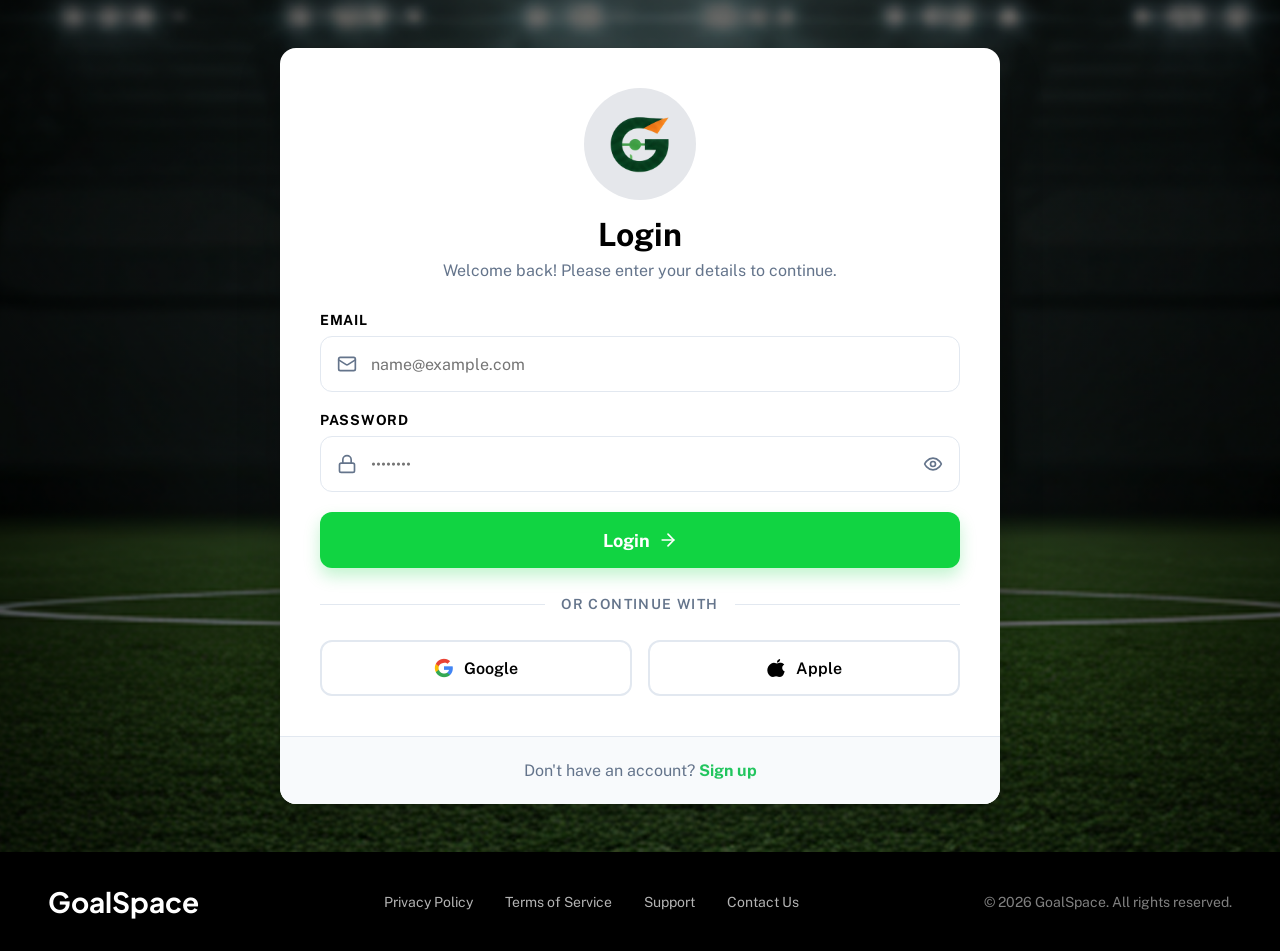
<file: login.html>
<!DOCTYPE html>
<html lang="en">
<head>
    <meta charset="UTF-8">
    <meta name="viewport" content="width=device-width, initial-scale=1.0">
    <title>Login - GoalSpace</title>

    <link rel="preconnect" href="https://fonts.googleapis.com">
    <link rel="preconnect" href="https://fonts.gstatic.com" crossorigin>
    <link href="https://fonts.googleapis.com/css2?family=Plus+Jakarta+Sans:wght@600;700&family=Public+Sans:wght@400;500;600;700&display=swap" rel="stylesheet">

    <link rel="stylesheet" href="CSS/base.css">
    <link rel="stylesheet" href="CSS/auth.css">
</head>
<body>
    <main class="page">

        <section class="card">
            <div class="card-body">
                <header class="card-header">
                    <div class="logo-circle">
                        <img src="assets/logo gs.png" alt="GoalSpace Logo">
                    </div>
                    <h1>Login</h1>
                    <p>Welcome back! Please enter your details to continue.</p> 
                </header>

                <form data-redirect="home.html">
                    <div class="input-group">
                        <label for="email">Email</label>
                        <div class="input-wrapper">
                            <svg xmlns="http://www.w3.org/2000/svg" viewBox="0 0 24 24" fill="none" stroke="currentColor" stroke-width="2" stroke-linecap="round" stroke-linejoin="round">
                                <rect width="20" height="16" x="2" y="4" rx="2"/>
                                <path d="m22 7-8.97 5.7a1.94 1.94 0 0 1-2.06 0L2 7"/>
                            </svg>
                            <input type="email" id="email" name="email" placeholder="name@example.com" required>
                        </div>
                    </div>

                    <div class="input-group">
                        <label for="password">Password</label>
                        <div class="input-wrapper">
                            <svg xmlns="http://www.w3.org/2000/svg" viewBox="0 0 24 24" fill="none" stroke="currentColor" stroke-width="2" stroke-linecap="round" stroke-linejoin="round">
                                <rect width="18" height="11" x="3" y="11" rx="2" ry="2"/>
                                <path d="M7 11V7a5 5 0 0 1 10 0v4"/>
                            </svg>
                            <input type="password" id="password" name="password" placeholder="••••••••" required>
                            <button type="button" class="toggle-password" aria-label="Show Password">
                                <svg class="icon-eye" xmlns="http://www.w3.org/2000/svg" viewBox="0 0 24 24" fill="none" stroke="currentColor" stroke-width="2" stroke-linecap="round" stroke-linejoin="round">
                                    <path d="M2 12s3-7 10-7 10 7 10 7-3 7-10 7-10-7-10-7Z"/>
                                    <circle cx="12" cy="12" r="3"/>
                                </svg>
                                <svg class="icon-eye-off" xmlns="http://www.w3.org/2000/svg" viewBox="0 0 24 24" fill="none" stroke="currentColor" stroke-width="2" stroke-linecap="round" stroke-linejoin="round">
                                    <path d="M10.733 5.076a10.744 10.744 0 0 1 11.205 6.575 1 1 0 0 1 0 .696 10.747 10.747 0 0 1-1.444 2.49"/>
                                    <path d="M14.084 14.158a3 3 0 0 1-4.242-4.242"/>
                                    <path d="M17.479 17.499a10.75 10.75 0 0 1-15.417-5.151 1 1 0 0 1 0-.696 10.75 10.75 0 0 1 4.446-5.143"/>
                                    <path d="m2 2 20 20"/>
                                </svg>
                            </button>
                        </div>
                    </div>

                    <button type="submit" class="btn-primary">
                        Login
                        <svg xmlns="http://www.w3.org/2000/svg" viewBox="0 0 24 24" fill="none" stroke="currentColor" stroke-width="2" stroke-linecap="round" stroke-linejoin="round">
                            <path d="M5 12h14"/>
                            <path d="m12 5 7 7-7 7"/>
                        </svg>
                    </button>
                </form>

                <div class="divider"><span>or continue with</span></div>

                <div class="social-buttons">
                    <button type="button" class="btn-social">
                        <img src="assets/google.png" alt="Google Logo" width="20" height="20">
                        Google
                    </button>
                    <button type="button" class="btn-social">
                        <img src="assets/apple.png" alt="Apple Logo" width="20" height="20">
                        Apple
                    </button>
                </div>
            </div>

            <div class="card-footer">

                <p>Don't have an account? <a href="signup.html">Sign up</a></p>

            </div>
        </section>
    </main>
    
    <footer class="site-footer">
        <span class="footer-brand">GoalSpace</span>

        <nav class="footer-links">
            <a href="#">Privacy Policy</a>
            <a href="#">Terms of Service</a>
            <a href="#">Support</a>
            <a href="#">Contact Us</a>
        </nav>

        <p class="footer-copy">&copy; 2026 GoalSpace. All rights reserved.</p>
    </footer>

    <div class="loading-overlay" id="loading-overlay" role="status" aria-label="Loading">
        <div class="spinner-large" aria-hidden="true"></div>
    </div>

    <script src="JS/auth.js"></script>
</body>
</html>
</file>
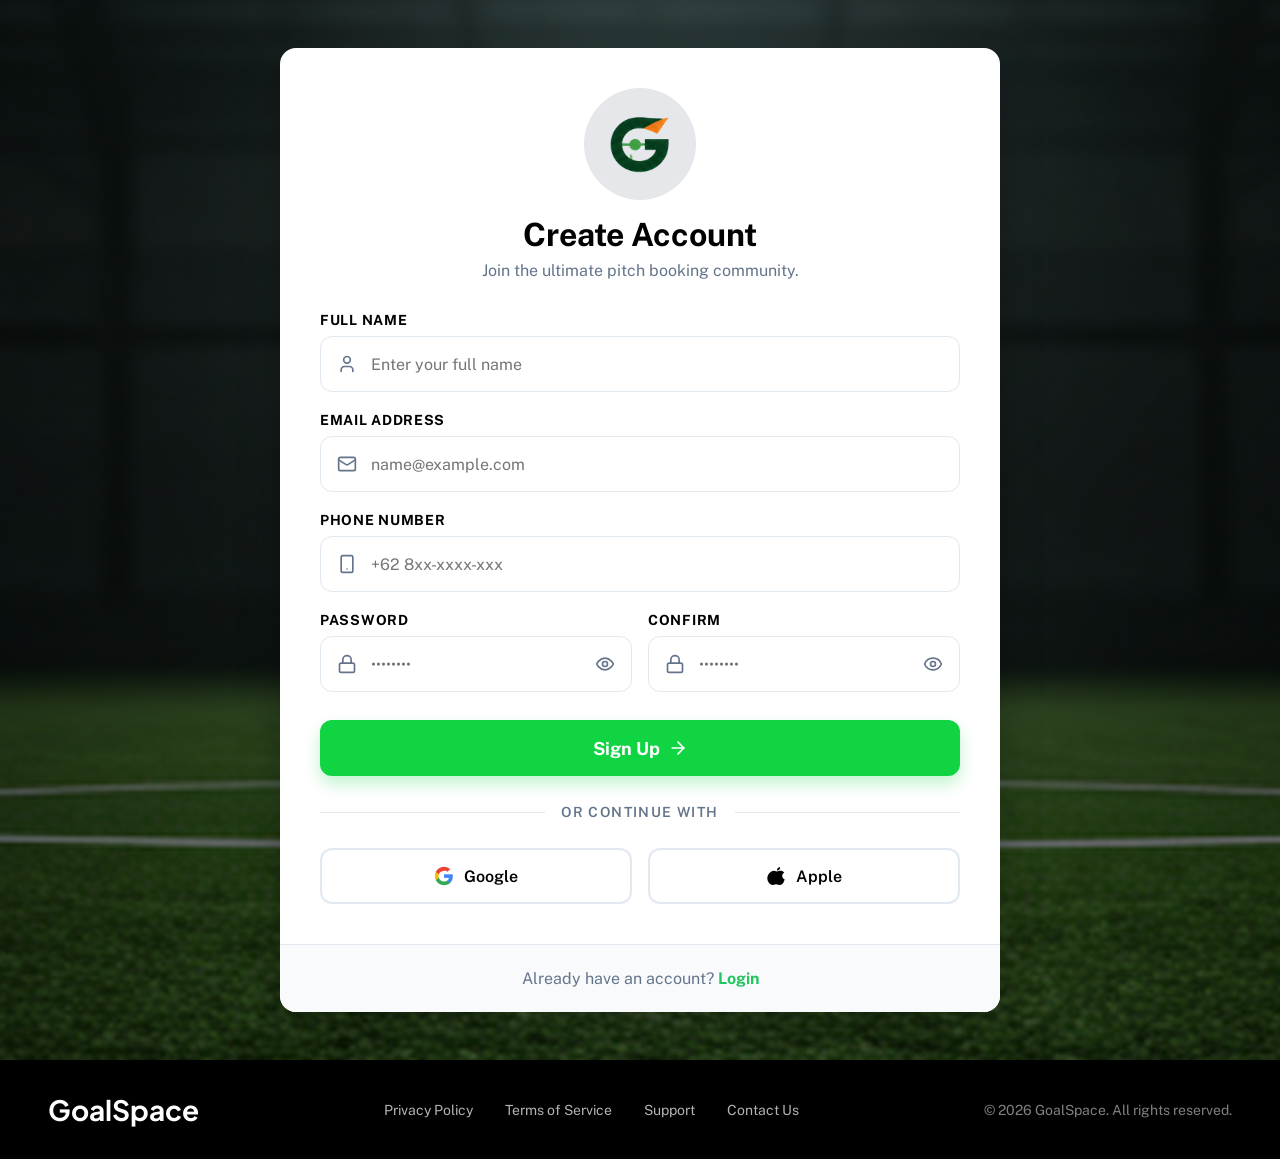
<file: signup.html>
<!DOCTYPE html>
<html lang="en">
<head>
    <meta charset="UTF-8">
    <meta name="viewport" content="width=device-width, initial-scale=1.0">
    <title>Sign Up - GoalSpace</title>

    <link rel="preconnect" href="https://fonts.googleapis.com">
    <link rel="preconnect" href="https://fonts.gstatic.com" crossorigin>
    <link href="https://fonts.googleapis.com/css2?family=Plus+Jakarta+Sans:wght@600;700&family=Public+Sans:wght@400;500;600;700&display=swap" rel="stylesheet">

    <link rel="stylesheet" href="CSS/base.css">
    <link rel="stylesheet" href="CSS/auth.css">
</head>
<body>
    <main class="page page-signup">

        <section class="card">
            <div class="card-body">
                <header class="card-header">
                    <div class="logo-circle">
                        <img src="assets/logo gs.png" alt="GoalSpace Logo">
                    </div>
                    <h1>Create Account</h1>
                    <p>Join the ultimate pitch booking community.</p> 
                </header>

                <form data-redirect="home.html">
                    <div class="input-group">
                        <label for="fullname">Full Name</label>
                        <div class="input-wrapper">
                            <svg xmlns="http://www.w3.org/2000/svg" viewBox="0 0 24 24" fill="none" stroke="currentColor" stroke-width="2" stroke-linecap="round" stroke-linejoin="round">
                                <path d="M19 21v-2a4 4 0 0 0-4-4H9a4 4 0 0 0-4 4v2"/>
                                <circle cx="12" cy="7" r="4"/>
                            </svg>
                            <input type="text" id="fullname" name="fullname" placeholder="Enter your full name" required>
                        </div>
                    </div>

                    <div class="input-group">
                        <label for="email">Email Address</label>
                        <div class="input-wrapper">
                            <svg xmlns="http://www.w3.org/2000/svg" viewBox="0 0 24 24" fill="none" stroke="currentColor" stroke-width="2" stroke-linecap="round" stroke-linejoin="round">
                                <rect width="20" height="16" x="2" y="4" rx="2"/>
                                <path d="m22 7-8.97 5.7a1.94 1.94 0 0 1-2.06 0L2 7"/>
                            </svg>
                            <input type="email" id="email" name="email" placeholder="name@example.com" required>
                        </div>
                    </div>

                    <div class="input-group">
                        <label for="phone">Phone Number</label>
                        <div class="input-wrapper">
                            <svg xmlns="http://www.w3.org/2000/svg" viewBox="0 0 24 24" fill="none" stroke="currentColor" stroke-width="2" stroke-linecap="round" stroke-linejoin="round">
                                <rect width="14" height="20" x="5" y="2" rx="2" ry="2"/>
                                <path d="M12 18h.01"/>
                            </svg>
                            <input type="tel" id="phone" name="phone" placeholder="+62 8xx-xxxx-xxx" required>
                        </div>
                    </div>

                    <div class="form-row">

                        <div class="input-group">
                            <label for="password">Password</label>
                            <div class="input-wrapper">
                                <svg xmlns="http://www.w3.org/2000/svg" viewBox="0 0 24 24" fill="none" stroke="currentColor" stroke-width="2" stroke-linecap="round" stroke-linejoin="round">
                                    <rect width="18" height="11" x="3" y="11" rx="2" ry="2"/>
                                    <path d="M7 11V7a5 5 0 0 1 10 0v4"/>
                                </svg>
                                <input type="password" id="password" name="password" placeholder="••••••••" required>
                                <button type="button" class="toggle-password" aria-label="Show Password">
                                    <svg class="icon-eye" xmlns="http://www.w3.org/2000/svg" viewBox="0 0 24 24" fill="none" stroke="currentColor" stroke-width="2" stroke-linecap="round" stroke-linejoin="round">
                                        <path d="M2 12s3-7 10-7 10 7 10 7-3 7-10 7-10-7-10-7Z"/>
                                        <circle cx="12" cy="12" r="3"/>
                                    </svg>
                                    <svg class="icon-eye-off" xmlns="http://www.w3.org/2000/svg" viewBox="0 0 24 24" fill="none" stroke="currentColor" stroke-width="2" stroke-linecap="round" stroke-linejoin="round">
                                        <path d="M10.733 5.076a10.744 10.744 0 0 1 11.205 6.575 1 1 0 0 1 0 .696 10.747 10.747 0 0 1-1.444 2.49"/>
                                        <path d="M14.084 14.158a3 3 0 0 1-4.242-4.242"/>
                                        <path d="M17.479 17.499a10.75 10.75 0 0 1-15.417-5.151 1 1 0 0 1 0-.696 10.75 10.75 0 0 1 4.446-5.143"/>
                                        <path d="m2 2 20 20"/>
                                    </svg>
                                </button>
                            </div>
                        </div>

                        <div class="input-group">
                            <label for="confirm-password">Confirm</label>
                            <div class="input-wrapper">
                                <svg xmlns="http://www.w3.org/2000/svg" viewBox="0 0 24 24" fill="none" stroke="currentColor" stroke-width="2" stroke-linecap="round" stroke-linejoin="round">
                                    <rect width="18" height="11" x="3" y="11" rx="2" ry="2"/>
                                    <path d="M7 11V7a5 5 0 0 1 10 0v4"/>
                                </svg>
                                <input type="password" id="confirm-password" name="confirm-password" placeholder="••••••••" required>
                                <button type="button" class="toggle-password" aria-label="Show Password">
                                    <svg class="icon-eye" xmlns="http://www.w3.org/2000/svg" viewBox="0 0 24 24" fill="none" stroke="currentColor" stroke-width="2" stroke-linecap="round" stroke-linejoin="round">
                                        <path d="M2.062 12.348a1 1 0 0 1 0-.696 10.75 10.75 0 0 1 19.876 0 1 1 0 0 1 0 .696 10.75 10.75 0 0 1-19.876 0"/>
                                        <circle cx="12" cy="12" r="3"/>
                                    </svg>
                                    <svg class="icon-eye-off" xmlns="http://www.w3.org/2000/svg" viewBox="0 0 24 24" fill="none" stroke="currentColor" stroke-width="2" stroke-linecap="round" stroke-linejoin="round">
                                        <path d="M10.733 5.076a10.744 10.744 0 0 1 11.205 6.575 1 1 0 0 1 0 .696 10.747 10.747 0 0 1-1.444 2.49"/>
                                        <path d="M14.084 14.158a3 3 0 0 1-4.242-4.242"/>
                                        <path d="M17.479 17.499a10.75 10.75 0 0 1-15.417-5.151 1 1 0 0 1 0-.696 10.75 10.75 0 0 1 4.446-5.143"/>
                                        <path d="m2 2 20 20"/>
                                    </svg>
                                </button>
                            </div>
                        </div>

                    </div>

                    <button type="submit" class="btn-primary">
                        Sign Up
                        <svg xmlns="http://www.w3.org/2000/svg" viewBox="0 0 24 24" fill="none" stroke="currentColor" stroke-width="2" stroke-linecap="round" stroke-linejoin="round">
                            <path d="M5 12h14"/>
                            <path d="m12 5 7 7-7 7"/>
                        </svg>
                    </button>
                </form>

                <div class="divider"><span>or continue with</span></div>

                <div class="social-buttons">
                    <button type="button" class="btn-social">
                        <img src="assets/google.png" alt="Google Logo" width="20" height="20">
                        Google
                    </button>
                    <button type="button" class="btn-social">
                        <img src="assets/apple.png" alt="Apple Logo" width="20" height="20">
                        Apple
                    </button>
                </div>
            </div>

            <div class="card-footer">

                <p>Already have an account? <a href="login.html">Login</a></p>

            </div>
        </section>
    </main>
    
    <footer class="site-footer">
        <span class="footer-brand">GoalSpace</span>

        <nav class="footer-links">
            <a href="#">Privacy Policy</a>
            <a href="#">Terms of Service</a>
            <a href="#">Support</a>
            <a href="#">Contact Us</a>
        </nav>

        <p class="footer-copy">&copy; 2026 GoalSpace. All rights reserved.</p>
    </footer>

    <div class="loading-overlay" id="loading-overlay" role="status" aria-label="Loading">
        <div class="spinner-large" aria-hidden="true"></div>
    </div>

    <script src="JS/auth.js"></script>
</body>
</html>
</file>
<file: CSS/base.css>
:root {
    --color-text: #000000;
    --color-primary: #11D442;
    --color-primary-hover: #19B340;
    --color-link: #22C55E;
    --color-link-hover: #0DB738;
    --color-border: #E2E8F0;
    --color-logo-bg: #E5E7EB;
    --color-bg: #F6F8F6;

    --font-main: "Public Sans", sans-serif;
    --font-brand: "Plus Jakarta Sans", sans-serif;

    --color-accent: #FF8C00;
    --color-accent-hover: #D47909;

    --color-dark: #102215;
    
    --card-max-width: 720px;
    --container-width: 1280px;
}

* {
    box-sizing: border-box;
    margin: 0;
}

body {
    font-family: var(--font-main);
    color: var(--color-text);
}
</file>
<file: CSS/home.css>
body {
    background: var(--color-bg);
}

.container {
    width: 100%;
    max-width: var(--container-width);
    margin: 0 auto;
    padding: 0 24px;
}

.site-header {
    position: relative;
    background: #FFFFFF;
    border-bottom: 1px solid var(--color-border);
}

.header-inner {
    display: flex;
    align-items: center;
    justify-content: space-between;
    height: 72px;
}

.header-logo img {
    display: block;
    height: 32px;
    width: auto;
}

.main-nav {
    display: flex;
    gap: 32px;
}

.main-nav a {
    font-size: 14px;
    font-weight: 600;
    color: var(--color-text);
    text-decoration: none;
    transition: color 0.2s;
}

.main-nav a:hover,
.main-nav a:active,
.main-nav a.active {
    color: var(--color-link);
}

.header-actions {
    display: flex;
    gap: 8px;
}

.btn-pill {
    display: inline-flex;
    align-items: center;
    height: 40px;
    padding: 0 20px;
    border-radius: 999px;
    font-size: 14px;
    font-weight: 700;
    text-decoration: none;
    transition: background 0.2s;
}

.btn-pill--ghost {
    background: #F1F5F9;
    color: var(--color-text);
}

.btn-pill--ghost:hover {
    background: var(--color-border);
}

.btn-pill--primary {
    background: var(--color-primary);
    color: #FFFFFF;
    box-shadow: 0 4px 12px rgba(17, 212, 66, 0.3);
}

.btn-pill--primary:hover {
    background: var(--color-primary-hover);
}

.header-menu {
    display: contents;
}

.menu-toggle {
    display: none;
    align-items: center;
    justify-content: center;
    width: 44px;
    height: 44px;
    background: none;
    border: none;
    border-radius: 12px;
    color: var(--color-text);
    cursor: pointer;
}

.menu-toggle:hover {
    background: #F1F5F9;
}

.menu-toggle svg {
    width: 24px;
    height: 24px;
}

.menu-toggle .icon-close {
    display: none;
}

.menu-toggle.is-open .icon-menu {
    display: none;
}

.menu-toggle.is-open .icon-close {
    display: block;
}

.header-user {
    display: flex;
    align-items: center;
    gap: 12px;
}

.icon-button {
    display: flex;
    align-items: center;
    justify-content: center;
    width: 40px;
    height: 40px;
    background: none;
    border: none;
    border-radius: 50%;
    color: var(--color-text);
    cursor: pointer;
    transition: background 0.2s;
}

.icon-button:hover {
    background: #F1F5F9;
}

.icon-button svg {
    width: 22px;
    height: 22px;
}

.user-menu {
    display: flex;
    align-items: center;
    gap: 4px;
    padding: 0;
    background: none;
    border: none;
    color: var(--color-text);
    cursor: pointer;
}

.user-menu svg {
    width: 16px;
    height: 16px;
}

.avatar {
    display: block;
    width: 36px;
    height: 36px;
    border-radius: 50%;
    object-fit: cover;
}

.hero {
    --hero-inset: 192px;
    padding: 28px 0 64px;
}

.hero-card {
    position: relative;
    display: flex;
    align-items: center;
    min-height: 520px;
    padding: 48px var(--hero-inset);
    border-radius: 40px;
    background-image: linear-gradient(rgba(0, 0, 0, 0.5), rgba(0, 0, 0, 0.5)),
    url("../assets/hero-bg.png");
    background-size: cover;
    background-position: center;
}

.hero-content {
    max-width: 640px;
}

.hero-badge {
    display: inline-block;
    padding: 6px 16px;
    border: 1px solid rgba(17, 212, 66, 0.4);
    border-radius: 999px;
    background: rgba(17,212,66, 0.15);
    color: var(--color-primary);
    font-size: 14px;
    font-weight: 700;
    letter-spacing: 0.1em;
    text-transform: uppercase;
}

.hero-content h1 {
    margin-top: 16px;
    font-family: var(--font-brand);
    font-size: 64px;
    font-weight: 800;
    line-height: 1.1;
    color: #FFFFFF;
}

.text-green {
    display: block;
    color: var(--color-primary);
}

.hero-content p {
    max-width: 480px;
    margin-top: 20px;
    font-size: 18px;
    line-height: 1.5;
    color: rgba(255, 255, 255, 0.85);
}

.hero-actions {
    display: flex;
    gap: 16px;
    margin-top: 32px;
}

.btn-hero {
    display: inline-flex;
    align-items: center;
    gap: 8px;
    height: 52px;
    padding: 0 28px;
    border-radius: 999px;
    font-size: 16px;
    font-weight: 700;
    text-decoration: none;
    transition: background 0.2s;
}

.btn-hero svg {
    width: 20px;
    height: 20px;
    transition: transform 0.2s;
}

.btn-hero--accent {
    background: var(--color-accent);
    color: #FFFFFF;
}

.btn-hero--accent:hover,
.btn-hero--accent:active {
    background: var(--color-accent-hover);
}

.btn-hero--accent:hover svg {
    transform: translate(4px);
}

.btn-hero--glass {
    background: rgba(255, 255, 255, 0.1);
    border: 1px solid rgba(255, 255, 255, 0.3);
    color: #FFFFFF;
    backdrop-filter: blur(4px);
}

.btn-hero--glass:hover,
.btn-hero--glass:active {
    background: rgba(255, 255, 255, 0.2);
}

.search-bar {
    position: absolute;
    left: var(--hero-inset);
    right: var(--hero-inset);
    bottom: 0;
    transform: translateY(50%);
    display: flex;
    align-items: center;
    padding: 8px 8px 8px 12px;
    background: #FFFFFF;
    border-radius: 999px;
    box-shadow: 0 12px 32px rgba(0, 0, 0, 0.12);
}

.search-field {
    flex: 1;
    display: flex;
    align-items: center;
    gap: 12px;
    padding: 0 20px;
}

.search-field + .search-field {
    border-left: 1px solid var(--color-border);
}

.search-field svg {
    width: 20px;
    height: 20px;
    flex-shrink: 0;
    color: var(--color-link);
}

.search-field label {
    display: block;
    font-size: 10px;
    font-weight: 700;
    letter-spacing: 0.1em;
    text-transform: uppercase;
    color: #94A3B8;
}

.search-field input {
    width: 100%;
    min-width: 0;
    border: none;
    outline: none;
    background: transparent;
    font-family: inherit;
    font-size: 14px;
    color: var(--color-text);
}

.search-field input::placeholder {
    color: #64748B;
}

.search-button {
    display: flex;
    align-items: center;
    justify-content: center;
    flex-shrink: 0;
    width: 56px;
    height: 56px;
    border: none;
    border-radius: 50%;
    background: var(--color-primary);
    color: #FFFFFF;
    cursor: pointer;
    box-shadow: 0 6px 14px rgba(17, 212, 66, 0.3);
    transition: background 0.2s;
}

.search-button:hover,
.search-button:active {
    background: var(--color-primary-hover);
}

.search-button svg {
    width: 24px;
    height: 24px;
}

.venues {
    padding: 48px 0 96px;
}

.section-header {
    display: flex;
    align-items: flex-end;
    justify-content: space-between;
    flex-wrap: wrap;
    gap: 16px;
    margin-bottom: 32px;
}

.section-header h2 {
    font-family: var(--font-brand);
    font-size: 36px;
    font-weight: 800;
}

.section-header p {
    margin-top: 8px;
    color: #64748B;
}

.link-arrow {
    display: inline-flex;
    align-items: center;
    gap: 6px;
    font-size: 14px;
    font-weight: 700;
    color: var(--color-link);
    text-decoration: none;
    transition: color 0.2s;
}

.link-arrow:hover,
.link-arrow:active {
    color: var(--color-link-hover);
}

.link-arrow svg {
    width: 16px;
    height: 16px;
    transition: transform 0.2s;
}

.link-arrow:hover svg {
    transform: translate(4px);
}

.venue-grid {
    display: grid;
    grid-template-columns: repeat(auto-fit, minmax(300px, 1fr));
    gap: 32px;
}

.venue-card {
    display: flex;
    flex-direction: column;
    gap: 16px;
    padding: 16px;
    background: #FFFFFF;
    border: 1px solid var(--color-border);
    border-radius: 28px;
    transition: box-shadow 0.2s;
}

.venue-card:hover {
    box-shadow: 0 12px 32px rgba(0, 0, 0, 0.08);
}

.venue-media {
    position: relative;
}

.venue-media img {
    display: block;
    width: 100%;
    aspect-ratio: 6 / 5;
    object-fit: cover;
    border-radius: 20px;
}

.rating-badge {
    position: absolute;
    top: 12px;
    right: 12px;
    display: inline-flex;
    align-items: center;
    gap: 4px;
    padding: 4px 10px;
    border-radius: 999px;
    background: rgba(255, 255, 255, 0.9);
    font-size: 12px;
    font-weight: 700;
}

.rating-badge svg {
    width: 14px;
    height: 14px;
    color: var(--color-accent);
}

.rating-badge span {
    font-weight: 500;
    color: #94A3B8;
}

.venue-info {
    padding: 0 8px;
}

.venue-title-row {
    display: flex;
    align-items: center;
    justify-content: space-between;
    gap: 12px;
}

.venue-title-row h3 {
    font-family: var(--font-brand);
    font-size: 20px;
    font-weight: 700;
}

.venue-tag {
    padding: 4px 12px;
    border-radius: 999px;
    background: rgba(17, 212, 66, 0.12);
    color: var(--color-link);
    font-size: 12px;
    font-weight: 700;
    letter-spacing: 0.1em;
    text-transform: uppercase;
}

.venue-location {
    display: flex;
    align-items: center;
    gap: 6px;
    margin-top: 4px;
    font-size: 14px;
    color: #64748B;
}

.venue-location svg {
    width: 14px;
    height: 14px;
}

.venue-footer {
    display: flex;
    align-items: center;
    justify-content: space-between;
    margin: 0 8px;
    padding-top: 16px;
    border-top: 1px solid var(--color-border);
}

.venue-price {
    font-size: 18px;
    font-weight: 700;
}

.venue-price span {
    font-size: 14px;
    font-weight: 400;
    color: #94A3B8;
}

.venue-arrow {
    display: flex;
    align-items: center;
    justify-content: center;
    width: 40px;
    height: 40px;
    border-radius: 50%;
    background: #F1F5F9;
    color: var(--color-text);
    transition: background 0.2s, color 0.2s;
}

.venue-arrow:hover,
.venue-arrow:active {
    background: var(--color-primary);
    color: #FFFFFF;
}

.venue-arrow svg {
    width: 18px;
    height: 18px;
}

.stats {
    padding: 0 0 64px;
}

.stats-list {
    display: flex;
    justify-content: center;
    flex-wrap: wrap;
    gap: 32px 96px;
    padding: 0;
    list-style: none;
}

.stat {
    display: flex;
    align-items: center;
    gap: 12px;
}

.stat-icon {
    display: flex;
    align-items: center;
    justify-content: center;
    flex-shrink: 0;
    width: 44px;
    height: 44px;
    border-radius: 50%;
    background: rgba(17, 212, 66, 0.12);
    color: var(--color-link);
}

.stat-icon svg {
    width: 20px;
    height: 20px;
}

.stat-value {
    display: block;
    font-family: var(--font-brand);
    font-size: 24px;
    font-weight: 800;
}

.stat-label {
    display: block;
    font-size: 12px;
    font-weight: 600;
    letter-spacing: 0.1em;
    text-transform: uppercase;
    color: #64748B;
}

.captains {
    padding: 48px 0;
    background: #FFFFFF;
}

.captains-card {
    display: grid;
    grid-template-columns: 1fr 1fr;
    overflow: hidden;
    border-radius: 40px;
    background: var(--color-dark);
}

.captains-content {
    padding: 64px;
    color: #FFFFFF;
}

.eyebrow {
    display: block;
    margin-bottom: 16px;
    font-size: 12px;
    font-weight: 700;
    letter-spacing: 0.15em;
    text-transform: uppercase;
    color: var(--color-primary);
}

.captains-content h2 {
    font-family: var(--font-brand);
    font-size: 48px;
    font-weight: 800;
    line-height: 1.1;
}

.captains-content p {
    max-width: 460px;
    margin-top: 20px;
    line-height: 1.6;
    color: rgba(255, 255, 255, 0.8);
}

.check-list {
    display: flex;
    flex-direction: column;
    gap: 16px;
    margin: 32px 0;
    padding: 0;
    list-style: none;
}

.check-list li {
    display: flex;
    align-items: center;
    gap: 12px;
    font-weight: 500;
}

.check-icon {
    display: flex;
    align-items: center;
    justify-content: center;
    flex-shrink: 0;
    width: 36px;
    height: 36px;
    border-radius: 50%;
    background: rgba(17, 212, 66, 0.2);
    color: var(--color-primary);
}

.check-icon svg {
    width: 18px;
    height: 18px;
}

.captains-media img {
    display: block;
    width: 100%;
    height: 100%;
    object-fit: cover;
}

.site-footer {
    padding: 64px 0 32px;
    background: var(--color-bg);
    border-top: 1px solid var(--color-border);
}

.footer-grid {
    display: grid;
    grid-template-columns: 2fr 1fr 1fr 1fr;
    gap: 48px;
}

.footer-brand img {
    display: block;
    height: 32px;
    width: auto;
}

.footer-brand p {
    max-width: 380px;
    margin-top: 16px;
    line-height: 1.6;
    color: #64748B;
}

.footer-social {
    display: flex;
    gap: 12px;
    margin-top: 24px;
}

.footer-social a {
    display: flex;
    align-items: center;
    justify-content: center;
    width: 40px;
    height: 40px;
    border: 1px solid var(--color-border);
    border-radius: 50%;
    background: #FFFFFF;
    color: var(--color-text);
    transition: background 0.2s, color 0.2s, border-color 0.2s;
}

.footer-social a:hover,
.footer-social a:active {
    background: var(--color-primary);
    border-color: var(--color-primary);
    color: #FFFFFF;
}

.footer-social svg,
.store-badge svg {
    fill: currentColor;
    flex-shrink: 0;
}

.footer-social svg {
    width: 16px;
    height: 16px;
}

.footer-col {
    display: flex;
    flex-direction: column;
    align-items: flex-start;
    gap: 12px;
}

.footer-col h3 {
    margin-bottom: 8p;
    font-family: var(--font-brand);
    font-size: 16px;
    font-weight: 700;
}

.footer-col a {
    font-size: 14px;
    color: #64748B;
    text-decoration: none;
    transition: color 0.2s;
}

.footer-col a:hover,
.footer-col a:active {
    color: var(--color-link);
}

.footer-col .store-badge {
    display: flex;
    align-items: center;
    gap: 10px;
    padding: 10px 20px;
    border-radius: 999px;
    background: #000000;
    color: #FFFFFF;
    transition: background 0.2s;
}

.footer-col .store-badge:hover,
.footer-col .store-badge:active {
    background: #1F2937;
    color: #FFFFFF;
}

.store-badge svg {
    width: 22px;
    height: 22px;
}

.store-badge span {
    display: flex;
    flex-direction: column;
    font-size: 14px;
    font-weight: 700;
    line-height: 1.2;
}

.store-badge small {
    font-size: 9px;
    font-weight: 500;
    letter-spacing: 0.05em;
    text-transform: uppercase;
    opacity: 0.8;
}

.footer-copy {
    margin-top: 48px;
    padding-top: 32px;
    border-top: 1px solid var(--color-border);
    text-align: center;
    font-size: 14px;
    color: #94A3B8;
}

@media (max-width:1024px) {
    .hero {
        --hero-inset:64px;
    }

    .hero-content h1 {
        font-size: 52px;
    }
}

@media (max-width: 768px) {
    .hero {
        --hero-inset: 24px;
        padding-bottom: 160px;
    }

    .hero-card {
        min-height: 480px;
        padding-bottom: 148px;
        border-radius: 28px;
    }

    .hero-content h1 {
        font-size: 40px;
    }

    .hero-actions {
        flex-wrap: wrap;
    }

    .search-bar {
        flex-direction: column;
        align-items: stretch;
        padding: 8px;
        border-radius: 24px;
    }

    .search-field {
        padding: 12px 16px;
    }

    .search-field + .search-field {
        border-left: none;
        border-top: 1px solid var(--color-border);
    }

    .search-button {
        width: 100%;
        height: 52px;
        margin-top: 8px;
        border-radius: 999px;
    }

    .menu-toggle {
        display: flex;
        order: 3;
    }

    .header-user {
        order: 2;
        margin-left: auto;
        margin-right: 8px;
    }

    .header-menu {
        display: none;
        position: absolute;
        top: 100%;
        left: 0;
        right: 0;
        z-index: 10;
        flex-direction: column;
        gap: 20px;
        padding: 24px;
        background: #FFFFFF;
        border-bottom: 1px solid var(--color-border);
        box-shadow: 0 12px 24px rgba(0, 0, 0, 0.08);
    }

    .header-menu.is-open {
        display: flex;
    }

    .main-nav{
        flex-direction: column;
        gap: 16px;
    }

    .header-actions {
        flex-direction: column;
    }

    .btn-pill {
        justify-content: center;
    }

    .stats-list {
        gap: 24px 40px;
    }

    .captains-card {
        grid-template-columns: 1fr;
        border-radius: 28px;
    }

    .captains-content {
        padding: 40px 28px;
    }

    .captains-content h2 {
        font-size: 36px;
    }

    .captains-media {
        aspect-ratio: 4 / 3;
    }

    .site-footer {
        padding-top: 48px;
    }

    .footer-grid {
        grid-template-columns: 1fr 1fr;
        gap: 32px;
    }

    .footer-brand,
    .footer-app {
        grid-column: 1 / -1;
    }
}
</file>
<file: CSS/auth.css>
body {
    min-height: 100vh;
    display: flex;
    flex-direction: column;
}

.page {
    flex: 1;
    display: flex;
    justify-content: center;
    align-items: center;
    padding: 48px 16px;
    background-image: linear-gradient(rgba(0,0,0,0.4), rgba(0,0,0,0.4)),
    url("../assets/login-bg.png");
    background-size: cover;
    background-position: center;
}

.page-signup {
    background-image: linear-gradient(rgba(0,0,0,0.4), rgba(0,0,0,0.4)),
    url("../assets/signup-bg.png");
}

.card {
    width: 100%;
    max-width: var(--card-max-width);
    background: #FFFFFF;
    border-radius: 16px;
    overflow: hidden;
    box-shadow: 0 20px 40px rgba(0, 0, 0, 0.25);
}

.card-body {
    padding: 40px;
}

.card-header {
    text-align: center;
    margin-bottom: 32px;
}

.logo-circle {
    display: flex;
    align-items: center;
    justify-content: center;
    width: 112px;
    height: 112px;
    margin: 0 auto 16px;
    border-radius: 50%;
    background: var(--color-logo-bg);
}

.logo-circle img {
    width: 70px;
    height: auto;
}

.card-header h1 {
    font-size: 32px;
    font-weight: 700;
}

.card-header p {
    margin-top: 8px;
    color: #64748B;
}

.input-group {
    margin-bottom: 20px;
}

.form-row {
    display: grid;
    grid-template-columns: repeat(2, minmax(0, 1fr));
    gap: 16px;
}

label {
    display: block;
    margin-bottom: 8px;
    font-size: 14px;
    font-weight: 700;
    text-transform: uppercase;
    letter-spacing: 0.05em;
}

.input-wrapper {
    display: flex;
    align-items: center;
    gap: 12px;
    height: 56px;
    padding: 0 16px;
    background: #FFFFFF;
    border: 1px solid var(--color-border);
    border-radius: 12px;
    transition: border-color 0.2s;
    min-width: 0;
}

.input-wrapper:hover, .input-wrapper:focus-within {
    border-color: var(--color-primary);
}

.input-wrapper svg {
    width: 20px;
    height: 20px;
    flex-shrink: 0;
    color: #64748B;
}

.input-wrapper input {
    flex: 1;
    border: none;
    outline: none;
    background: transparent;
    font-family: inherit;
    font-size: 16px;
    color: var(--color-text);
}

.toggle-password {
    display: flex;
    background: none;
    border: none;
    padding: 0;
    cursor: pointer;
    color: #64748B;
}

.toggle-password:hover svg {
    color: var(--color-primary);
}

.toggle-password .icon-eye-off {
    display: none;
}

.toggle-password.is-visible .icon-eye {
    display: none;
}

.toggle-password.is-visible .icon-eye-off {
    display: block;
}

input::-ms-reveal,
input::-ms-clear {
    display: none;
}

.btn-primary {
    display: flex;
    align-items: center;
    justify-content: center;
    gap: 8px;
    width: 100%;
    height: 56px;
    margin-top: 8px;
    background: var(--color-primary);
    color: #FFFFFF;
    border: none;
    border-radius: 12px;
    font-family: inherit;
    font-size: 18px;
    font-weight: 700;
    cursor: pointer;
    box-shadow: 0 8px 16px rgba(17, 212, 66, 0.25);
    transition: background 0.2s;
}

.btn-primary:hover,
.btn-primary:active {
    background: var(--color-primary-hover);
}

.btn-primary svg {
    width: 20px;
    height: 20px;
    transition: transform 0.2s;
}

.btn-primary:hover svg {
    transform: translateX(4px);
}

.divider {
    display: flex;
    align-items: center;
    gap: 16px;
    margin: 28px 0;
    color: #64748B;
    font-size: 14px;
    font-weight: 600;
    letter-spacing: 0.1em;
    text-transform: uppercase;
}

.divider::before,
.divider::after {
    content: "";
    flex: 1;
    height: 1px;
    background: var(--color-border);
}

.social-buttons {
    display: grid;
    grid-template-columns: 1fr 1fr;
    gap: 16px;
}

.btn-social {
    display: flex;
    align-items: center;
    justify-content: center;
    gap: 10px;
    height: 56px;
    background: #FFFFFF;
    color: var(--color-text);
    border: 2px solid var(--color-border);
    border-radius: 12px;
    font-family: inherit;
    font-size: 16px;
    font-weight: 600;
    cursor: pointer;
    transition: border-color 0.2s;
}

.btn-social:hover,
.btn-social:active {
    border-color: var(--color-primary);
}

.card-footer {
    padding: 24px;
    background: #F8FAFC;
    border-top: 1px solid var(--color-border);
    text-align: center;
    color: #64748B;
}

.card-footer a {
    color: var(--color-link);
    font-weight: 700;
    text-decoration: none;
}

.card-footer a:hover,
.card-footer a:active {
    color: var(--color-link-hover);
}

.site-footer {
    display: flex;
    align-items: center;
    justify-content: space-between;
    gap: 24px;
    padding: 32px 48px;
    background: #000000;
    color: #FFFFFF;
}

.footer-brand {
    font-family: var(--font-brand);
    font-size: 28px;
    font-weight: 700;
}

.footer-links {
    display: flex;
    flex-wrap: wrap;
    gap: 12px 32px;
}

.footer-links a {
    color: #FFFFFF;
    opacity: 0.7;
    font-size: 14px;
    text-decoration: none;
    transition: opacity 0.2s;
}

.footer-links a:hover {
    opacity: 1;
}

.footer-links a:active {
    opacity: 1;
    color: var(--color-primary);
}

.footer-copy {
    font-size: 14px;
    color: rgba(255, 255, 255, 0.5);
}

.loading-overlay {
    position: fixed;
    inset: 0;
    z-index: 100;
    display: none;
    align-items: center;
    justify-content: center;
    background: rgba(0, 0, 0, 0.5);
}

.loading-overlay.is-active {
    display: flex;
}

.spinner-large {
    width: 48px;
    height: 48px;
    border: 5px solid rgba(255, 255, 255, 0.3);
    border-top-color: var(--color-primary);
    border-radius: 50%;
    animation: spin 0.8s linear infinite;
}

@keyframes spin {
    to {
        transform: rotate(360deg);
    }
}

@media (max-width: 768px) {
    .site-footer {
        flex-direction: column;
        text-align: center;
        padding: 32px 24px;
    }

    .footer-links {
        justify-content: center;
        gap: 12px 24px;
    }

    .form-row {
        grid-template-columns: 1fr;
        gap: 0;
    }
}
</file>
